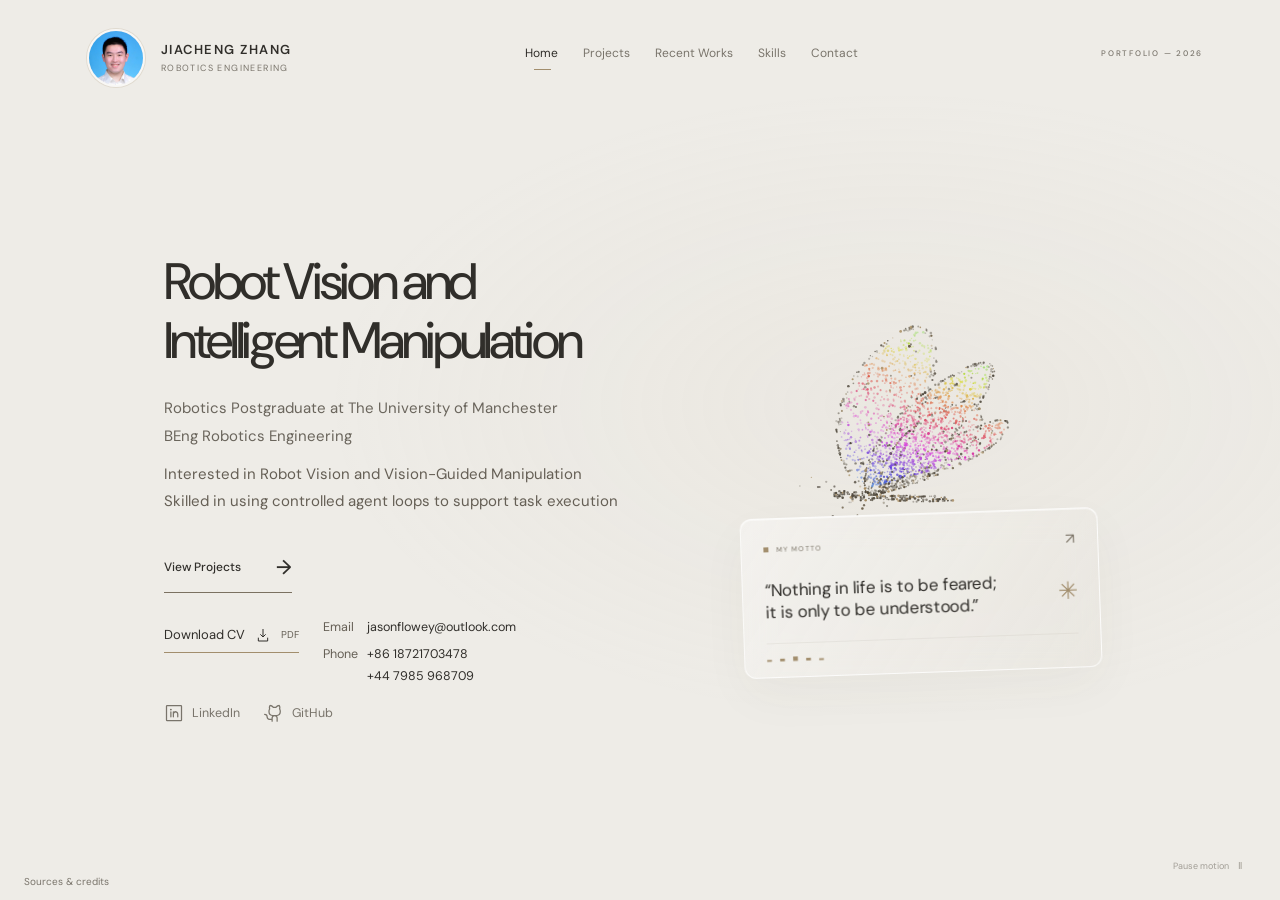
<file: index.html>
<!doctype html><html lang="en"><head><meta charset="utf-8"><meta name="viewport" content="width=device-width,initial-scale=1"><meta name="description" content="Jiacheng Zhang — a robotics engineering portfolio across perception, planning and integrated systems."><meta name="theme-color" content="#eeece7"><title>Home — Jiacheng Zhang</title><link rel="stylesheet" href="style.css?v=e2fca215496a"><script src="tori-points.js?v=9f4c0d22b9e9" defer></script><script src="particles.js?v=b5fdd1a067fb" defer></script><script src="app.js?v=743ee62f1973" defer></script></head><body data-scene="index" data-form="butterfly" data-side="right" data-previous="" data-next="projects"><a class="skip" href="#main">Skip to content</a><canvas id="particles" aria-hidden="true"></canvas><div class="ambient" aria-hidden="true"></div><header class="site-header"><a class="identity" href="index.html"><img class="identity-avatar" src="assets/jiacheng-avatar.jpg" width="58" height="58" alt="Jiacheng Zhang portrait"><span>JIACHENG ZHANG<small>ROBOTICS ENGINEERING</small></span></a><nav aria-label="Main navigation"><a href="index.html" aria-current="page">Home</a><a href="projects.html" >Projects</a><a href="recent-works.html" >Recent Works</a><a href="about.html#skills" >Skills</a><a href="about.html#contact" >Contact</a></nav><span class="edition">PORTFOLIO — 2026</span></header><main id="main" tabindex="-1"><section class="scene right" aria-label="Home"><div class="scene-copy"><h1>Robot Vision and<br>Intelligent Manipulation</h1><p class="intro home-bio">Robotics Postgraduate at The University of Manchester<br>BEng Robotics Engineering<br><span>Interested in Robot Vision and Vision-Guided Manipulation<br>Skilled in using controlled agent loops to support task execution</span></p><div class="actions"><a class="primary-link" href="projects.html">View Projects <span>→</span></a></div><div class="home-resources" id="contact"><div class="home-cv"><a href="assets/Jiacheng_Zhang_CV.pdf" download="Jiacheng_Zhang_CV.pdf">Download CV <svg viewBox="0 0 24 24" width="16" height="16" fill="none" stroke="currentColor" stroke-width="1.5" aria-hidden="true"><path d="M12 3v12m-4-4 4 4 4-4M5 16v5h14v-5"/></svg><small>PDF</small></a></div><address class="home-contact" aria-label="Contact details"><div><span>Email</span><a href="mailto:jasonflowey@outlook.com">jasonflowey@outlook.com</a></div><div><span>Phone</span><span class="phone-numbers"><a href="tel:+8618721703478">+86 18721703478</a><a href="tel:+447985968709">+44 7985 968709</a></span></div></address></div><div class="social-links" aria-label="Personal profiles"><a href="https://www.linkedin.com/in/jiacheng-zhang-5b452541b/?isSelfProfile=true" target="_blank" rel="noopener noreferrer" aria-label="LinkedIn (opens in a new tab)"><svg aria-hidden="true" xmlns="http://www.w3.org/2000/svg" viewBox="0 0 256 256" fill="currentColor"><path d="M216,24H40A16,16,0,0,0,24,40V216a16,16,0,0,0,16,16H216a16,16,0,0,0,16-16V40A16,16,0,0,0,216,24Zm0,192H40V40H216V216ZM96,112v64a8,8,0,0,1-16,0V112a8,8,0,0,1,16,0Zm88,28v36a8,8,0,0,1-16,0V140a20,20,0,0,0-40,0v36a8,8,0,0,1-16,0V112a8,8,0,0,1,15.79-1.78A36,36,0,0,1,184,140ZM100,84A12,12,0,1,1,88,72,12,12,0,0,1,100,84Z"/></svg><span>LinkedIn</span></a><a href="https://github.com/jask658" target="_blank" rel="noopener noreferrer" aria-label="GitHub (opens in a new tab)"><svg aria-hidden="true" xmlns="http://www.w3.org/2000/svg" viewBox="0 0 256 256" fill="currentColor"><path d="M208.31,75.68A59.78,59.78,0,0,0,202.93,28,8,8,0,0,0,196,24a59.75,59.75,0,0,0-48,24H124A59.75,59.75,0,0,0,76,24a8,8,0,0,0-6.93,4,59.78,59.78,0,0,0-5.38,47.68A58.14,58.14,0,0,0,56,104v8a56.06,56.06,0,0,0,48.44,55.47A39.8,39.8,0,0,0,96,192v8H72a24,24,0,0,1-24-24A40,40,0,0,0,8,136a8,8,0,0,0,0,16,24,24,0,0,1,24,24,40,40,0,0,0,40,40H96v16a8,8,0,0,0,16,0V192a24,24,0,0,1,48,0v40a8,8,0,0,0,16,0V192a39.8,39.8,0,0,0-8.44-24.53A56.06,56.06,0,0,0,216,112v-8A58.14,58.14,0,0,0,208.31,75.68ZM200,112a40,40,0,0,1-40,40H112a40,40,0,0,1-40-40v-8a41.74,41.74,0,0,1,6.9-22.48A8,8,0,0,0,80,73.83a43.81,43.81,0,0,1,.79-33.58,43.88,43.88,0,0,1,32.32,20.06A8,8,0,0,0,119.82,64h32.35a8,8,0,0,0,6.74-3.69,43.87,43.87,0,0,1,32.32-20.06A43.81,43.81,0,0,1,192,73.83a8.09,8.09,0,0,0,1,7.65A41.72,41.72,0,0,1,200,104Z"/></svg><span>GitHub</span></a></div></div><div class="stage-card" aria-hidden="true"><div class="stage-top"><span class="tiny-square"></span><span>MY MOTTO</span><span>↗</span></div><div class="stage-line"><span>“Nothing in life is to be feared;<br>it is only to be understood.”</span><span class="stage-symbol">✳</span></div><div class="stage-bottom"><span class="micro-bars">▂ ▃ ▅ ▃ ▂</span></div></div></section></main><a class="credits-link" href="CREDITS.txt" target="_blank" rel="noopener">Sources &amp; credits</a><button id="motion-toggle" class="motion-control" aria-pressed="false">Pause motion <span>Ⅱ</span></button><noscript><style>#particles{display:none}.scene-coordinate{display:none}</style></noscript></body></html>
</file>
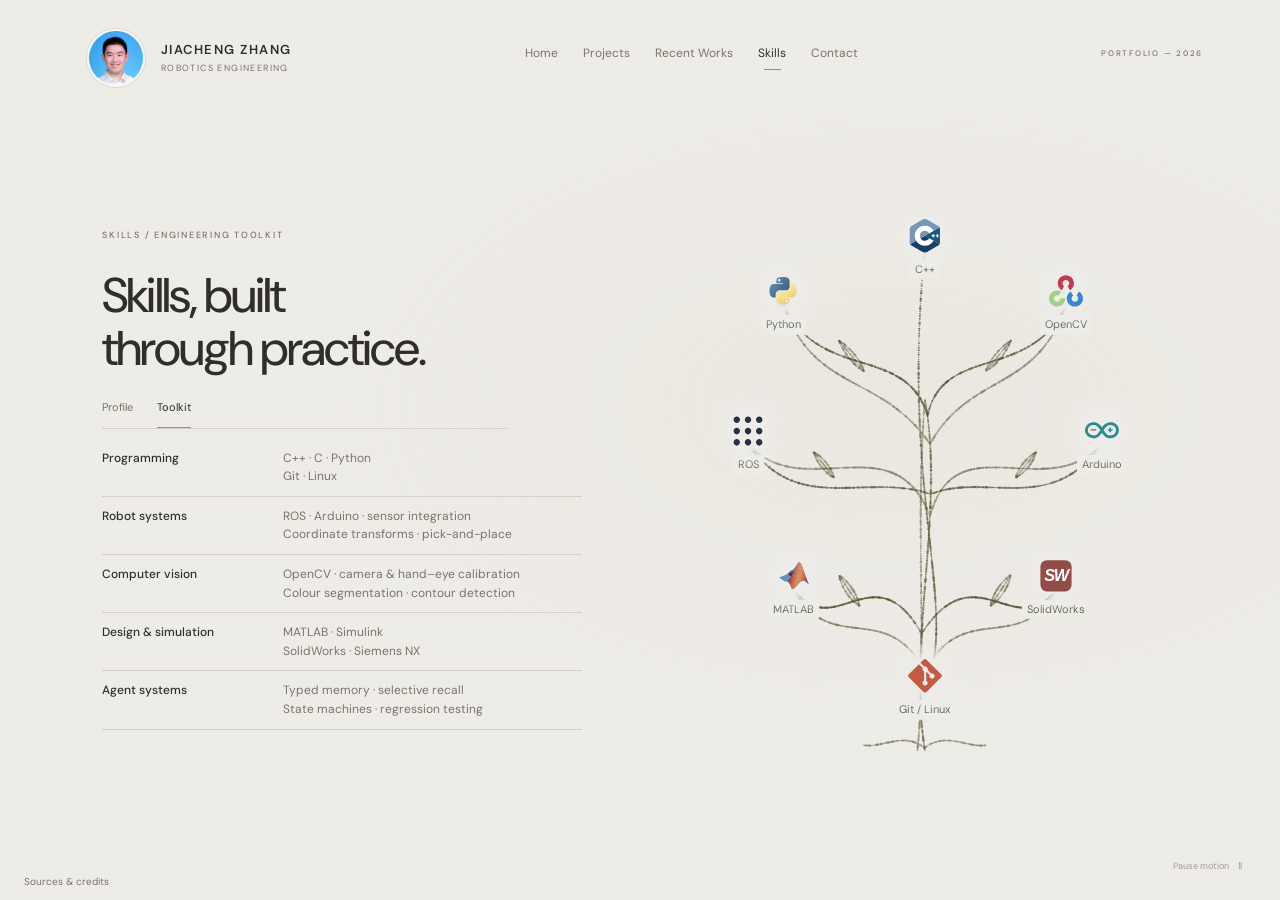
<file: about.html>
<!doctype html><html lang="en"><head><meta charset="utf-8"><meta name="viewport" content="width=device-width,initial-scale=1"><meta name="description" content="Jiacheng Zhang — a robotics engineering portfolio across perception, planning and integrated systems."><meta name="theme-color" content="#eeece7"><title>Skills & Contact — Jiacheng Zhang</title><link rel="stylesheet" href="style.css?v=e2fca215496a"><script src="tori-points.js?v=9f4c0d22b9e9" defer></script><script src="particles.js?v=b5fdd1a067fb" defer></script><script src="app.js?v=743ee62f1973" defer></script></head><body data-scene="about" data-form="skilltree" data-side="right" data-previous="recent-works" data-next=""><a class="skip" href="#main">Skip to content</a><canvas id="particles" aria-hidden="true"></canvas><div class="ambient" aria-hidden="true"></div><header class="site-header"><a class="identity" href="index.html"><img class="identity-avatar" src="assets/jiacheng-avatar.jpg" width="58" height="58" alt="Jiacheng Zhang portrait"><span>JIACHENG ZHANG<small>ROBOTICS ENGINEERING</small></span></a><nav aria-label="Main navigation"><a href="index.html" >Home</a><a href="projects.html" >Projects</a><a href="recent-works.html" >Recent Works</a><a href="about.html#skills" aria-current="page">Skills</a><a href="about.html#contact" >Contact</a></nav><span class="edition">PORTFOLIO — 2026</span></header><main id="main" tabindex="-1"><section class="scene right" aria-label="Skills & Contact"><div class="scene-copy"><p class="eyebrow">SKILLS / ENGINEERING TOOLKIT</p><h1>Skills, built<br>through practice.</h1><div class="about-tabs" id="skills" role="tablist" aria-label="About sections"><button role="tab" id="tab-profile" aria-controls="about-panel" aria-selected="true" data-about="profile">Profile</button><button role="tab" id="tab-toolkit" aria-controls="about-panel" aria-selected="false" tabindex="-1" data-about="toolkit">Toolkit</button></div><div id="about-panel" role="tabpanel" aria-labelledby="tab-profile"><p class="intro">A Robotics Engineering graduate from the University of Shanghai for Science and Technology, now studying at the University of Manchester.</p><p class="about-secondary">Interested in industry opportunities across perception, sensor fusion, motion planning, decision-making and systems integration.</p></div></div><div class="stage-card" aria-hidden="true"><div class="stage-top"><span class="tiny-square"></span><span>↗</span></div><div class="stage-line"><span></span><span class="stage-symbol">A</span></div><div class="stage-bottom"><span class="micro-bars">▂ ▃ ▅ ▃ ▂</span></div></div><div class="skill-tree" role="group" aria-label="Engineering skill tree"><div class="skill-node" style="--x:22%;--y:18%"><img src="assets/skills/python.svg?v=71493b4a732f" alt="" width="32" height="32"><span>Python</span></div><div class="skill-node" style="--x:50%;--y:8%"><img src="assets/skills/cplusplus.svg?v=7ff825355123" alt="" width="32" height="32"><span>C++</span></div><div class="skill-node" style="--x:78%;--y:18%"><img src="assets/skills/opencv.svg?v=a7adfae29bdb" alt="" width="32" height="32"><span>OpenCV</span></div><div class="skill-node" style="--x:15%;--y:43%"><img src="assets/skills/ros.svg?v=9b3fc6a21d87" alt="" width="32" height="32"><span>ROS</span></div><div class="skill-node" style="--x:85%;--y:43%"><img src="assets/skills/arduino.svg?v=e1748d89b573" alt="" width="32" height="32"><span>Arduino</span></div><div class="skill-node" style="--x:24%;--y:69%"><img src="assets/skills/matlab.svg?v=03f162fa2d34" alt="" width="32" height="32"><span>MATLAB</span></div><div class="skill-node" style="--x:76%;--y:69%"><img src="assets/skills/solidworks.svg?v=e43041bd443e" alt="" width="32" height="32"><span>SolidWorks</span></div><div class="skill-node" style="--x:50%;--y:87%"><img src="assets/skills/git.svg?v=717a57ea97bf" alt="" width="32" height="32"><span>Git / Linux</span></div></div><section class="contact-panel" id="contact" aria-labelledby="contact-title" aria-hidden="true"><h2 id="contact-title">Get in touch</h2><p>Ready to start a conversation? Reach out about robotics, collaboration or opportunities.</p><form id="contact-form" action="https://formspree.io/f/mvkkzowq" method="post"><div class="contact-fields"><label><span>Name</span><input name="name" autocomplete="name" required placeholder="Name"></label><label><span>Email</span><input name="email" type="email" autocomplete="email" required placeholder="Email"></label><label class="message-field"><span>Message</span><textarea name="message" required placeholder="Message"></textarea></label><label class="contact-trap" aria-hidden="true"><span>Leave this field empty</span><input name="_gotcha" tabindex="-1" autocomplete="off"></label></div><button type="submit">Send message</button><p class="contact-status" id="contact-status" role="status" aria-live="polite"></p></form><address class="contact-methods"><a href="tel:+447985968709"><span>Phone</span>+44 7985 968709</a><a href="tel:+8618721703478"><span>China</span>+86 18721703478</a><a href="mailto:jasonflowey@outlook.com"><span>Email</span>jasonflowey@outlook.com</a></address></section></section></main><a class="credits-link" href="CREDITS.txt" target="_blank" rel="noopener">Sources &amp; credits</a><button id="motion-toggle" class="motion-control" aria-pressed="false">Pause motion <span>Ⅱ</span></button><noscript><style>#particles{display:none}.scene-coordinate{display:none}</style></noscript></body></html>
</file>
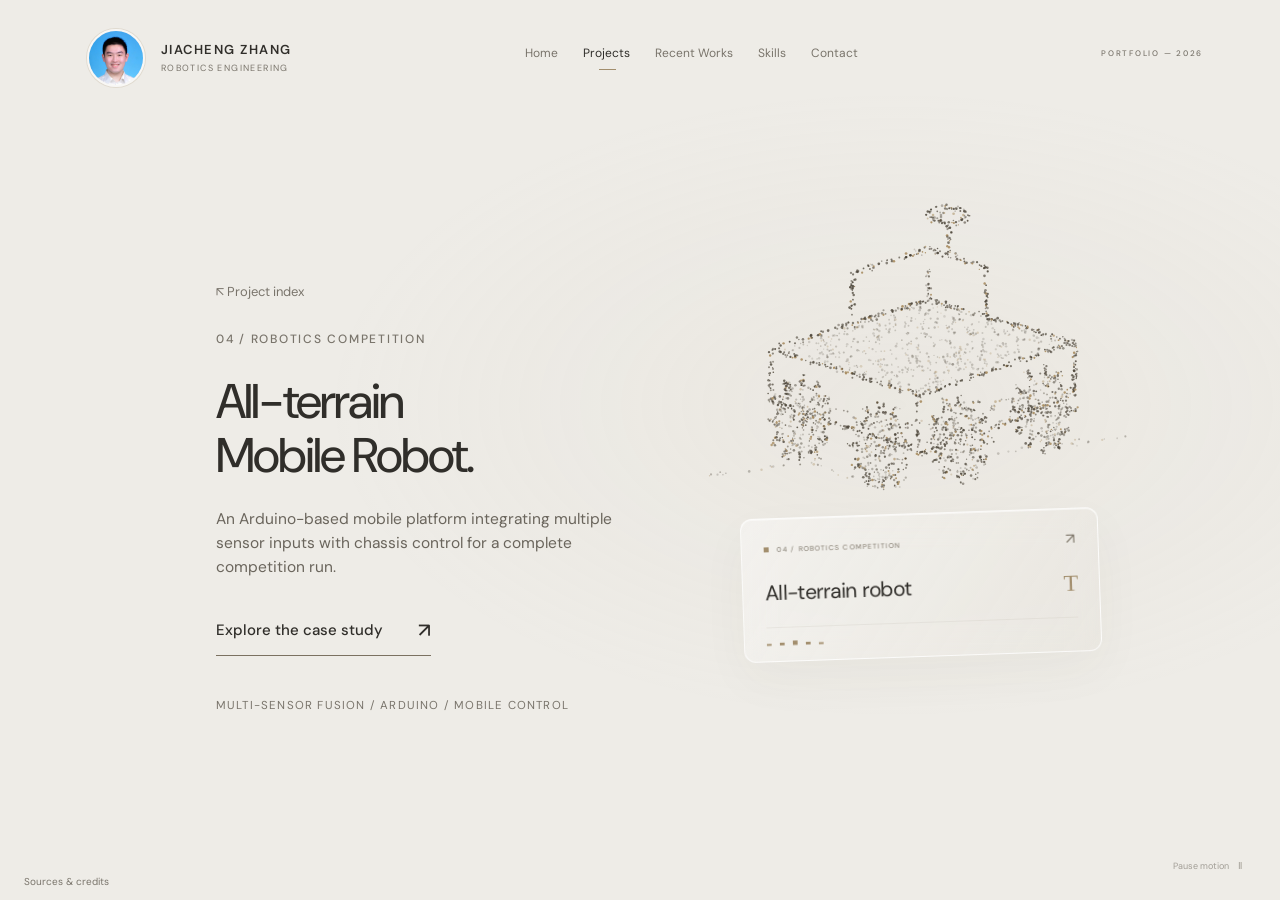
<file: all-terrain-robot.html>
<!doctype html><html lang="en"><head><meta charset="utf-8"><meta name="viewport" content="width=device-width,initial-scale=1"><meta name="description" content="Jiacheng Zhang — a robotics engineering portfolio across perception, planning and integrated systems."><meta name="theme-color" content="#eeece7"><title>All-terrain robot — Jiacheng Zhang</title><link rel="stylesheet" href="style.css?v=e2fca215496a"><script src="tori-points.js?v=9f4c0d22b9e9" defer></script><script src="particles.js?v=b5fdd1a067fb" defer></script><script src="app.js?v=743ee62f1973" defer></script></head><body data-scene="all-terrain-robot" data-form="rover" data-side="right" data-previous="robotic-tetris" data-next="tori"><a class="skip" href="#main">Skip to content</a><canvas id="particles" aria-hidden="true"></canvas><div class="ambient" aria-hidden="true"></div><header class="site-header"><a class="identity" href="index.html"><img class="identity-avatar" src="assets/jiacheng-avatar.jpg" width="58" height="58" alt="Jiacheng Zhang portrait"><span>JIACHENG ZHANG<small>ROBOTICS ENGINEERING</small></span></a><nav aria-label="Main navigation"><a href="index.html" >Home</a><a href="projects.html" aria-current="page">Projects</a><a href="recent-works.html" >Recent Works</a><a href="about.html#skills" >Skills</a><a href="about.html#contact" >Contact</a></nav><span class="edition">PORTFOLIO — 2026</span></header><main id="main" tabindex="-1"><section class="scene right" aria-label="All-terrain robot"><div class="scene-copy"><a class="back-link" href="projects.html">↖ Project index</a><p class="eyebrow">04 / ROBOTICS COMPETITION</p><h1>All-terrain<br>Mobile Robot.</h1><p class="intro">An Arduino-based mobile platform integrating multiple sensor inputs with chassis control for a complete competition run.</p><div class="actions"><button class="primary-link" data-open-case>Explore the case study <span>↗</span></button></div><div class="focus-line"><span>MULTI-SENSOR FUSION / ARDUINO / MOBILE CONTROL</span></div></div><div class="stage-card" aria-hidden="true"><div class="stage-top"><span class="tiny-square"></span><span>04 / ROBOTICS COMPETITION</span><span>↗</span></div><div class="stage-line"><span>All-terrain robot</span><span class="stage-symbol">T</span></div><div class="stage-bottom"><span class="micro-bars">▂ ▃ ▅ ▃ ▂</span></div></div></section><dialog id="case-dialog" class="evidence-case" aria-labelledby="case-title"><div class="dialog-top"><span class="eyebrow">PROJECT 04 / MOBILE ROBOTICS</span><button class="close-dialog" aria-label="Close case study">×</button></div><h2 id="case-title">All-terrain Mobile Robot</h2><p class="case-lede">An Arduino-based mobile robot that combines multiple sensing channels with chassis control in a compact competition platform.</p><div class="terrain-award-action"><span>National second prize</span><a href="assets/all-terrain-competition.mp4?v=8798118ff9b2" download="All-terrain_Competition_Run.mp4">Download competition video ↗</a></div><section><span class="eyebrow">SYSTEM INTEGRATION</span><h3>Bring sensing, decisions and wheel actuation into one embedded loop.</h3><p>In the 2025 China Robot and Artificial Intelligence Competition, our team received national second prize and Shanghai first prize in the All-Terrain Collaborative Robots event. I built hardware, integrated sensors, tuned operating parameters and modified state-machine logic within an existing framework during later-stage testing.</p><div class="terrain-evidence-grid"><figure><img src="assets/all-terrain-system-frame.jpg?v=8a2cf8ef4cc5" alt="All-terrain robot following the marked competition route"><figcaption>Competition run · four-wheel platform following the marked route.</figcaption></figure><figure><img src="assets/all-terrain-wheel-frame.jpg?v=a06eb4d2d60f" alt="All-terrain robot passing coloured course markers"><figcaption>Integrated chassis, sensing hardware and mechanism at the course markers.</figcaption></figure></div></section><section><span class="eyebrow">MULTI-SENSOR FUSION</span><h3>Use complementary measurements instead of relying on a single signal.</h3><p>The platform integrated grayscale, near-infrared, colour and tactile sensors. These complementary inputs supported the existing state-machine control framework; integration work focused on connecting the sensors, tuning operating parameters and checking behaviour on the competition course.</p></section><section><span class="eyebrow">ARDUINO CONTROL</span><h3>Translate fused state into repeatable mobile behaviour.</h3><ol class="case-steps"><li>Read and condition multiple sensor channels within the embedded control cycle.</li><li>Combine the observations into a shared state used by the movement logic.</li><li>Generate coordinated wheel commands for the compact four-wheel platform.</li><li>Use onboard visual feedback during integration and competition debugging.</li></ol></section><section><span class="eyebrow">MECHANICAL PLATFORM</span><h3>Traction and packaging shaped the final system.</h3><p>Deep, segmented tyre blocks provide a pronounced contact profile, while the stacked chassis keeps the controller, wiring and display within a short wheelbase. Independent wheel-to-chassis connections keep the wheel geometry visually and mechanically distinct from the body.</p></section><section><span class="eyebrow">COMPETITION RUN</span><div class="case-video-wrap"><video class="case-video-portrait" controls preload="metadata" playsinline poster="assets/all-terrain-video-poster.jpg?v=dfb1b05aa9ab"><source src="assets/all-terrain-competition.mp4?v=8798118ff9b2" type="video/mp4">Your browser does not support embedded video.</video></div></section></dialog></main><a class="credits-link" href="CREDITS.txt" target="_blank" rel="noopener">Sources &amp; credits</a><button id="motion-toggle" class="motion-control" aria-pressed="false">Pause motion <span>Ⅱ</span></button><noscript><style>#particles{display:none}.scene-coordinate{display:none}</style></noscript></body></html>
</file>
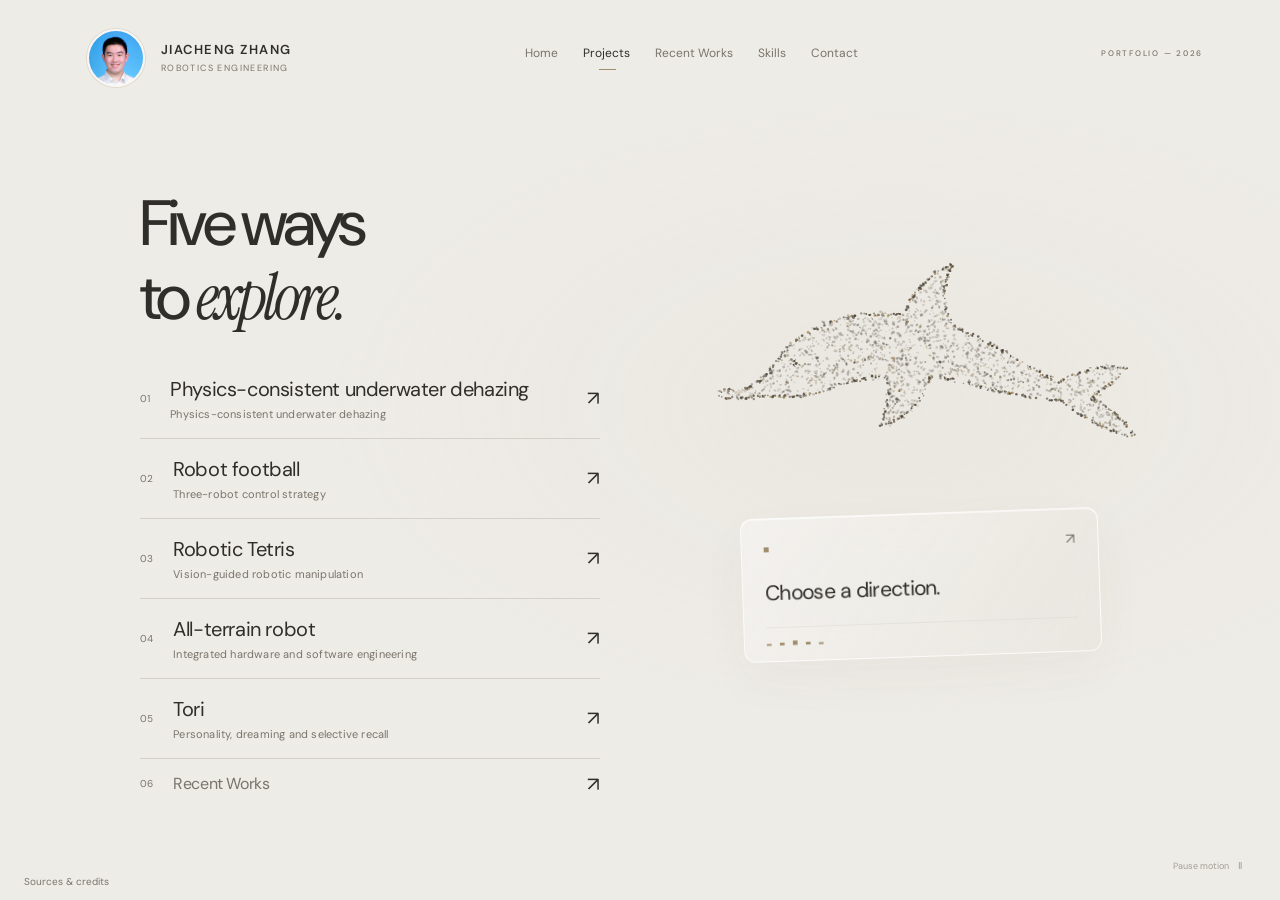
<file: projects.html>
<!doctype html><html lang="en"><head><meta charset="utf-8"><meta name="viewport" content="width=device-width,initial-scale=1"><meta name="description" content="Jiacheng Zhang — a robotics engineering portfolio across perception, planning and integrated systems."><meta name="theme-color" content="#eeece7"><title>Selected work — Jiacheng Zhang</title><link rel="stylesheet" href="style.css?v=e2fca215496a"><script src="tori-points.js?v=9f4c0d22b9e9" defer></script><script src="particles.js?v=b5fdd1a067fb" defer></script><script src="app.js?v=743ee62f1973" defer></script></head><body data-scene="projects" data-form="dolphin" data-side="right" data-previous="index" data-next="underwater-vision"><a class="skip" href="#main">Skip to content</a><canvas id="particles" aria-hidden="true"></canvas><div class="ambient" aria-hidden="true"></div><header class="site-header"><a class="identity" href="index.html"><img class="identity-avatar" src="assets/jiacheng-avatar.jpg" width="58" height="58" alt="Jiacheng Zhang portrait"><span>JIACHENG ZHANG<small>ROBOTICS ENGINEERING</small></span></a><nav aria-label="Main navigation"><a href="index.html" >Home</a><a href="projects.html" aria-current="page">Projects</a><a href="recent-works.html" >Recent Works</a><a href="about.html#skills" >Skills</a><a href="about.html#contact" >Contact</a></nav><span class="edition">PORTFOLIO — 2026</span></header><main id="main" tabindex="-1"><section class="scene right" aria-label="Selected work"><div class="scene-copy"><h1>Five ways<br>to <em>explore.</em></h1><div class="project-index"><a href="underwater-vision.html" data-preview-form="dolphin"><span class="index-no">01</span><span>Physics-consistent underwater dehazing<small>Physics-consistent underwater dehazing</small></span><b>↗</b></a><a href="robot-football.html" data-preview-form="football"><span class="index-no">02</span><span>Robot football<small>Three-robot control strategy</small></span><b>↗</b></a><a href="robotic-tetris.html" data-preview-form="tetris"><span class="index-no">03</span><span>Robotic Tetris<small>Vision-guided robotic manipulation</small></span><b>↗</b></a><a href="all-terrain-robot.html" data-preview-form="rover"><span class="index-no">04</span><span>All-terrain robot<small>Integrated hardware and software engineering</small></span><b>↗</b></a><a href="tori.html" data-preview-form="tori"><span class="index-no">05</span><span>Tori<small>Personality, dreaming and selective recall</small></span><b>↗</b></a><a class="recent-index-link" href="recent-works.html" data-preview-form="vineframe"><span class="index-no">06</span><span>Recent Works</span><b>↗</b></a></div></div><div class="stage-card" aria-hidden="true"><div class="stage-top"><span class="tiny-square"></span><span>↗</span></div><div class="stage-line"><span>Choose a direction.</span></div><div class="stage-bottom"><span class="micro-bars">▂ ▃ ▅ ▃ ▂</span></div></div></section></main><a class="credits-link" href="CREDITS.txt" target="_blank" rel="noopener">Sources &amp; credits</a><button id="motion-toggle" class="motion-control" aria-pressed="false">Pause motion <span>Ⅱ</span></button><noscript><style>#particles{display:none}.scene-coordinate{display:none}</style></noscript></body></html>
</file>
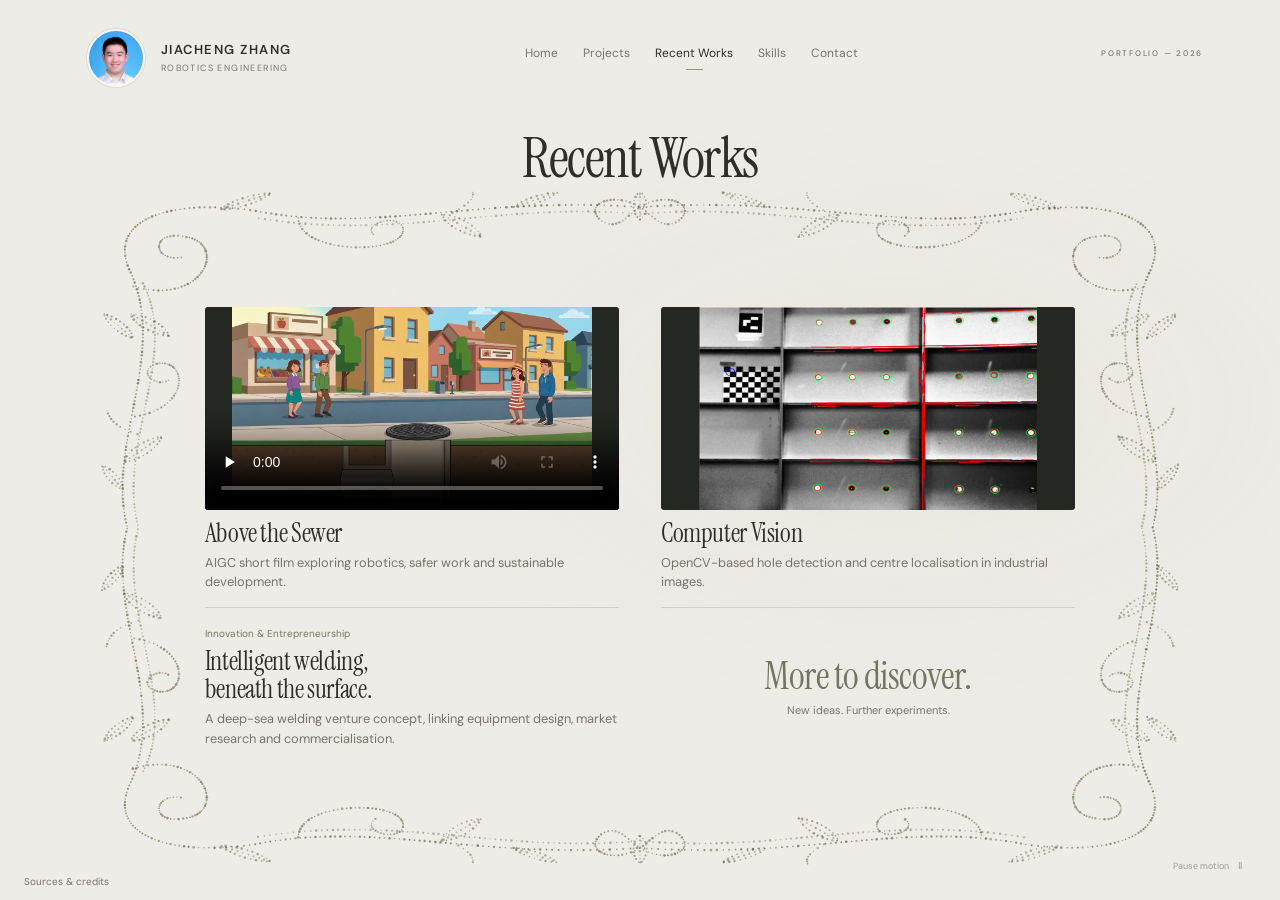
<file: recent-works.html>
<!doctype html><html lang="en"><head><meta charset="utf-8"><meta name="viewport" content="width=device-width,initial-scale=1"><meta name="description" content="Jiacheng Zhang — a robotics engineering portfolio across perception, planning and integrated systems."><meta name="theme-color" content="#eeece7"><title>Recent Works — Jiacheng Zhang</title><link rel="stylesheet" href="style.css?v=e2fca215496a"><script src="tori-points.js?v=9f4c0d22b9e9" defer></script><script src="particles.js?v=b5fdd1a067fb" defer></script><script src="app.js?v=743ee62f1973" defer></script></head><body data-scene="recent-works" data-form="vineframe" data-side="right" data-previous="tori" data-next="about"><a class="skip" href="#main">Skip to content</a><canvas id="particles" aria-hidden="true"></canvas><div class="ambient" aria-hidden="true"></div><header class="site-header"><a class="identity" href="index.html"><img class="identity-avatar" src="assets/jiacheng-avatar.jpg" width="58" height="58" alt="Jiacheng Zhang portrait"><span>JIACHENG ZHANG<small>ROBOTICS ENGINEERING</small></span></a><nav aria-label="Main navigation"><a href="index.html" >Home</a><a href="projects.html" >Projects</a><a href="recent-works.html" aria-current="page">Recent Works</a><a href="about.html#skills" >Skills</a><a href="about.html#contact" >Contact</a></nav><span class="edition">PORTFOLIO — 2026</span></header><main id="main" tabindex="-1"><section class="scene right" aria-label="Recent Works"><div class="scene-copy"><h1>Recent Works</h1></div><div class="stage-card" aria-hidden="true"><div class="stage-top"><span class="tiny-square"></span><span>↗</span></div><div class="stage-line"><span></span><span class="stage-symbol">A</span></div><div class="stage-bottom"><span class="micro-bars">▂ ▃ ▅ ▃ ▂</span></div></div><div class="recent-frame" aria-hidden="true"></div><section class="recent-content" aria-label="Recent works">
<article class="recent-item recent-film"><video controls playsinline preload="none" poster="assets/recent/aigc-poster.jpg?v=6cfd21195e4b" aria-label="Above the Sewer — AIGC short film"><source src="assets/recent/above-the-sewer-final.mp4?v=e18af4c5193f" type="video/mp4"><track kind="captions" src="assets/recent/above-the-sewer.vtt?v=ad48135ebd40" srclang="en" label="English"></video><h2>Above the Sewer</h2><p>AIGC short film exploring robotics, safer work and sustainable development.</p></article>
<article class="recent-item recent-vision"><video data-recent-loop autoplay muted loop playsinline preload="metadata" poster="assets/recent/hole-poster.jpg?v=471791319934" aria-label="Computer vision: circular hole detection"><source src="assets/recent/hole-detection-loop.mp4?v=e0ac8d2675c5" type="video/mp4"></video><h2>Computer Vision</h2><p>OpenCV-based hole detection and centre localisation in industrial images.</p></article>
<article class="recent-item recent-venture"><p class="recent-category">Innovation &amp; Entrepreneurship</p><h2>Intelligent welding,<br>beneath the surface.</h2><p>A deep-sea welding venture concept, linking equipment design, market research and commercialisation.</p></article>
<article class="recent-item recent-discover"><h2>More to discover.</h2><p>New ideas. Further experiments.</p></article>
</section></section></main><a class="credits-link" href="CREDITS.txt" target="_blank" rel="noopener">Sources &amp; credits</a><button id="motion-toggle" class="motion-control" aria-pressed="false">Pause motion <span>Ⅱ</span></button><noscript><style>#particles{display:none}.scene-coordinate{display:none}</style></noscript></body></html>
</file>
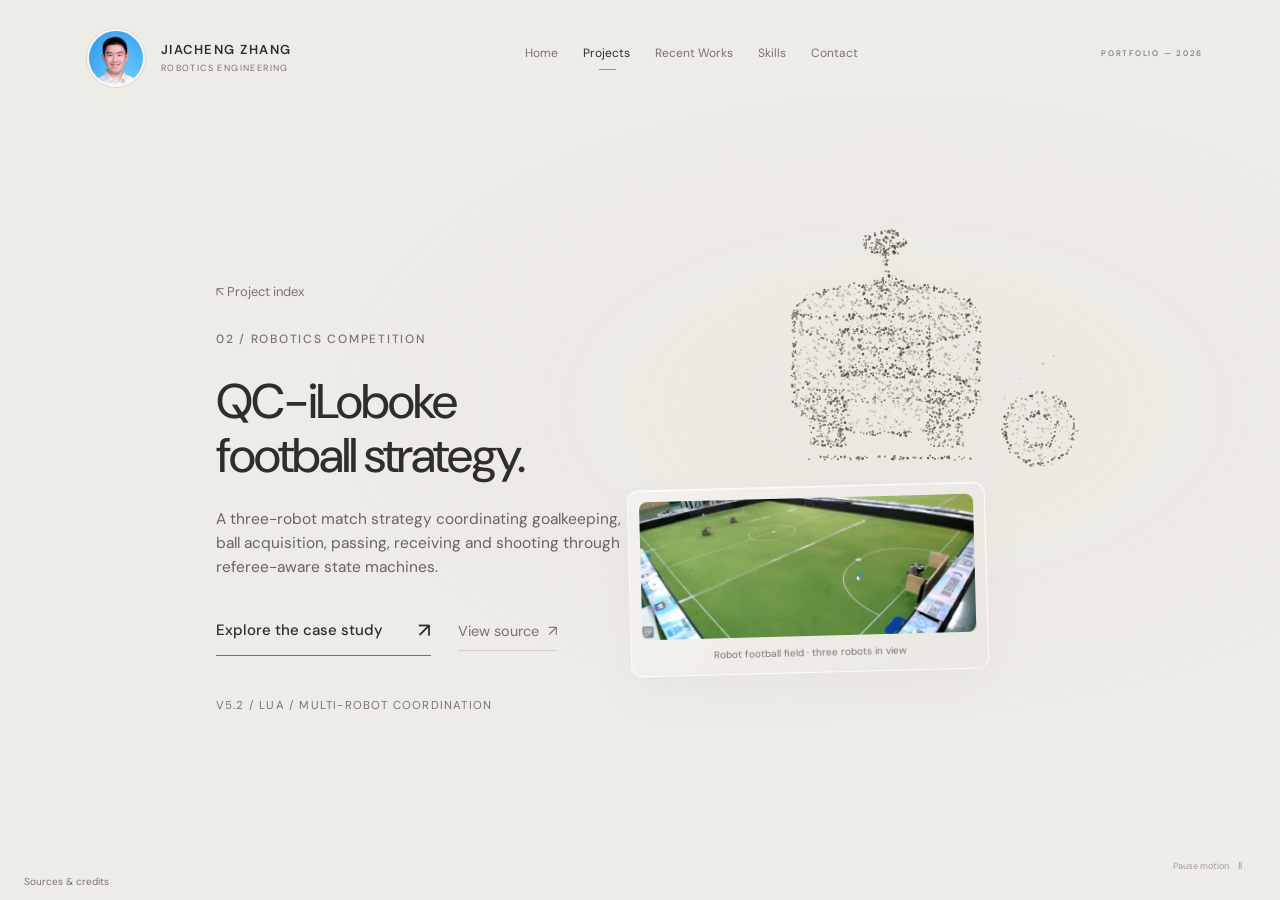
<file: robot-football.html>
<!doctype html><html lang="en"><head><meta charset="utf-8"><meta name="viewport" content="width=device-width,initial-scale=1"><meta name="description" content="Jiacheng Zhang — a robotics engineering portfolio across perception, planning and integrated systems."><meta name="theme-color" content="#eeece7"><title>Robot football — Jiacheng Zhang</title><link rel="stylesheet" href="style.css?v=e2fca215496a"><script src="tori-points.js?v=9f4c0d22b9e9" defer></script><script src="particles.js?v=b5fdd1a067fb" defer></script><script src="app.js?v=743ee62f1973" defer></script></head><body data-scene="robot-football" data-form="football" data-side="right" data-previous="underwater-vision" data-next="robotic-tetris"><a class="skip" href="#main">Skip to content</a><canvas id="particles" aria-hidden="true"></canvas><div class="ambient" aria-hidden="true"></div><header class="site-header"><a class="identity" href="index.html"><img class="identity-avatar" src="assets/jiacheng-avatar.jpg" width="58" height="58" alt="Jiacheng Zhang portrait"><span>JIACHENG ZHANG<small>ROBOTICS ENGINEERING</small></span></a><nav aria-label="Main navigation"><a href="index.html" >Home</a><a href="projects.html" aria-current="page">Projects</a><a href="recent-works.html" >Recent Works</a><a href="about.html#skills" >Skills</a><a href="about.html#contact" >Contact</a></nav><span class="edition">PORTFOLIO — 2026</span></header><main id="main" tabindex="-1"><section class="scene right" aria-label="Robot football"><div class="scene-copy"><a class="back-link" href="projects.html">↖ Project index</a><p class="eyebrow">02 / ROBOTICS COMPETITION</p><h1>QC-iLoboke<br>football strategy.</h1><p class="intro">A three-robot match strategy coordinating goalkeeping, ball acquisition, passing, receiving and shooting through referee-aware state machines.</p><div class="actions"><button class="primary-link" data-open-case>Explore the case study <span>↗</span></button><a class="secondary-link" href="https://github.com/jask658/robot-football-strategy" target="_blank" rel="noopener noreferrer">View source <span>↗</span></a></div><div class="focus-line"><span>V5.2 / LUA / MULTI-ROBOT COORDINATION</span></div></div><div class="stage-card" aria-hidden="true"><div class="stage-top"><span class="tiny-square"></span><span>02 / ROBOTICS COMPETITION</span><span>↗</span></div><div class="stage-line"><span>Robot football</span><span class="stage-symbol">R</span></div><div class="stage-bottom"><span class="micro-bars">▂ ▃ ▅ ▃ ▂</span></div></div><figure class="football-visual"><img src="assets/robot-football-field-fsrcnn-2x.png?v=f001a9167c01" alt="Robot football field with three small robots during testing"><figcaption>Robot football field · three robots in view</figcaption></figure></section><dialog id="case-dialog" class="evidence-case" aria-labelledby="case-title"><div class="dialog-top"><span class="eyebrow">PROJECT 02 / ROBOTICS COMPETITION</span><button class="close-dialog" aria-label="Close case study">×</button></div><h2 id="case-title">QC-iLoboke Robot Football Strategy v5.2</h2><p class="case-lede">A referee-aware Lua strategy layer for coordinating a three-robot football team in the SOM environment.</p><dl class="case-facts"><div><dt>Platform</dt><dd>QC-iLoboke + SOM</dd></div><div><dt>Roles</dt><dd>Goalie, Kicker, Receiver</dd></div><div><dt>Release</dt><dd>Source-only public v5.2</dd></div></dl><div class="case-actions"><a href="https://github.com/jask658/robot-football-strategy" target="_blank" rel="noopener noreferrer">View source on GitHub <span>↗</span></a><a href="https://www.raicom.com.cn/product-item.html?id=44" target="_blank" rel="noopener noreferrer">Official platform page <span>↗</span></a></div><section><span class="eyebrow">TASK CONTEXT</span><h3>Coordinate attack, defence and set plays under match-state constraints.</h3><p>The official platform description frames QC-iLoboke as a small football-robot system combining image processing, autonomous decision-making, path planning, obstacle avoidance and C++/Lua programming. A published RoboCom task description for the same SOM 3.4.2 environment required two attacking robots to complete a pass before shooting against a fixed goalkeeper across five field positions, with each sequence completed within 15 seconds. The repository is presented as strategy evidence for that platform family, not as a claim that every season used identical rules.</p></section><section><span class="eyebrow">SYSTEM</span><ol class="case-steps"><li>Routes referee messages into normal play, kick-off, penalties, ball placement, stop, halt and game-over handlers.</li><li>Assigns fixed Goalie, Kicker and Receiver roles through blue/yellow team configuration.</li><li>Uses finite-state plays to acquire the ball, move into receiving positions, exchange passes and transition into shooting.</li><li>Separates reusable role-to-skill bindings from match-level tactical sequences and opponent profiles.</li></ol></section><figure class="case-media football-case-media"><img src="assets/robot-football-field-fsrcnn-2x.png?v=f001a9167c01" alt="Robot football field with three small robots during testing"><figcaption>Robot football field with three robots during testing.</figcaption></figure><section><span class="eyebrow">PUBLIC RELEASE</span><h3>Reviewable strategy code without proprietary runtime binaries.</h3><p>The v5.2 repository contains 196 parse-validated Lua files plus team, robot and kick configuration. Executables, compiled DLL skills, Qt and Visual C++ runtimes, logs, captured vision data and encrypted submission archives were removed. The repository includes a source manifest and a validator for Lua, JSON, XML, file hashes and the source-only boundary.</p></section><section><span class="eyebrow">LIMITATIONS</span><p>The supplied SOM attachment did not contain native C++ skill source or a standalone competition photograph. The public repository therefore supports strategy review but cannot reproduce a full match without the original SOM/PlayBot host and compiled motion skills.</p></section><div class="resource"><span>Competition strategy source</span><a href="https://github.com/jask658/robot-football-strategy" target="_blank" rel="noopener noreferrer">View source on GitHub ↗</a></div><p class="caption">Platform facts are attributed to RAICOM. Implementation claims are limited to the inspected Lua and configuration files.</p></dialog></main><a class="credits-link" href="CREDITS.txt" target="_blank" rel="noopener">Sources &amp; credits</a><button id="motion-toggle" class="motion-control" aria-pressed="false">Pause motion <span>Ⅱ</span></button><noscript><style>#particles{display:none}.scene-coordinate{display:none}</style></noscript></body></html>
</file>
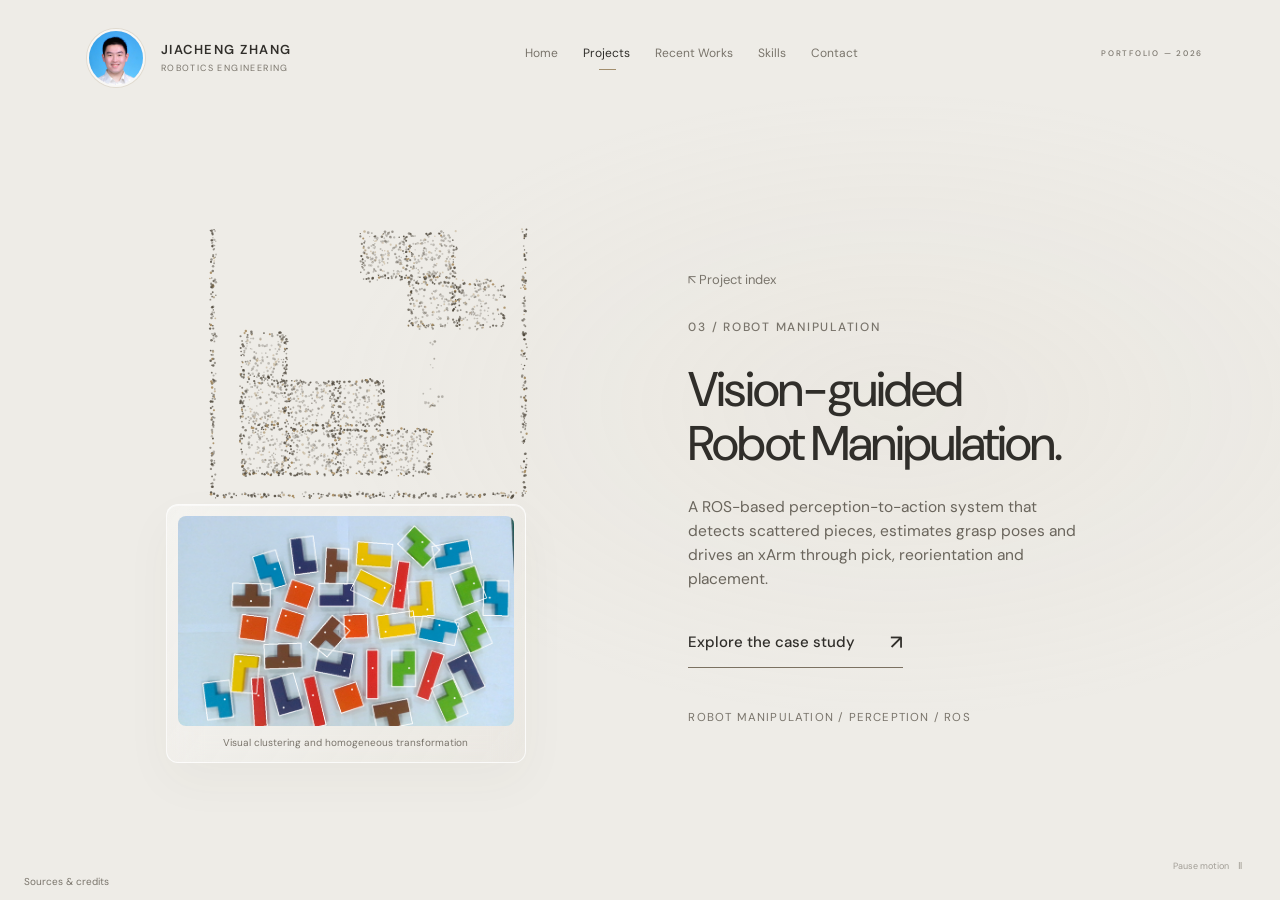
<file: robotic-tetris.html>
<!doctype html><html lang="en"><head><meta charset="utf-8"><meta name="viewport" content="width=device-width,initial-scale=1"><meta name="description" content="Jiacheng Zhang — a robotics engineering portfolio across perception, planning and integrated systems."><meta name="theme-color" content="#eeece7"><title>Robotic Tetris — Jiacheng Zhang</title><link rel="stylesheet" href="style.css?v=e2fca215496a"><script src="tori-points.js?v=9f4c0d22b9e9" defer></script><script src="particles.js?v=b5fdd1a067fb" defer></script><script src="app.js?v=743ee62f1973" defer></script></head><body data-scene="robotic-tetris" data-form="tetris" data-side="left" data-previous="robot-football" data-next="all-terrain-robot"><a class="skip" href="#main">Skip to content</a><canvas id="particles" aria-hidden="true"></canvas><div class="ambient" aria-hidden="true"></div><header class="site-header"><a class="identity" href="index.html"><img class="identity-avatar" src="assets/jiacheng-avatar.jpg" width="58" height="58" alt="Jiacheng Zhang portrait"><span>JIACHENG ZHANG<small>ROBOTICS ENGINEERING</small></span></a><nav aria-label="Main navigation"><a href="index.html" >Home</a><a href="projects.html" aria-current="page">Projects</a><a href="recent-works.html" >Recent Works</a><a href="about.html#skills" >Skills</a><a href="about.html#contact" >Contact</a></nav><span class="edition">PORTFOLIO — 2026</span></header><main id="main" tabindex="-1"><section class="scene left" aria-label="Robotic Tetris"><div class="scene-copy"><a class="back-link" href="projects.html">↖ Project index</a><p class="eyebrow">03 / ROBOT MANIPULATION</p><h1>Vision-guided<br>Robot Manipulation.</h1><p class="intro">A ROS-based perception-to-action system that detects scattered pieces, estimates grasp poses and drives an xArm through pick, reorientation and placement.</p><div class="actions"><button class="primary-link" data-open-case>Explore the case study <span>↗</span></button></div><div class="focus-line"><span>ROBOT MANIPULATION / PERCEPTION / ROS</span></div></div><div class="stage-card" aria-hidden="true"><div class="stage-top"><span class="tiny-square"></span><span>03 / ROBOT MANIPULATION</span><span>↗</span></div><div class="stage-line"><span>Robotic Tetris</span><span class="stage-symbol">A</span></div><div class="stage-bottom"><span class="micro-bars">▂ ▃ ▅ ▃ ▂</span></div></div><figure class="tetris-visual"><img src="assets/robotic-tetris-main-vision.png?v=e0209387b06f" alt="Detected Tetris pieces with fitted rotated rectangles and grasp centres"><figcaption>Visual clustering and homogeneous transformation</figcaption></figure></section><dialog id="case-dialog" class="evidence-case" aria-labelledby="case-title"><div class="dialog-top"><span class="eyebrow">PROJECT 03 / ROBOT MANIPULATION</span><button class="close-dialog" aria-label="Close case study">×</button></div><h2 id="case-title">Robotic Tetris: Vision-guided Manipulation</h2><p class="case-lede">A ROS-based perception-to-action pipeline for recognising randomly scattered pieces, estimating grasp poses and executing pick, reorientation and placement with a six-axis xArm.</p><dl class="case-facts"><div><dt>Personal role</dt><dd>Perception and calibration for manipulation</dd></div><div><dt>Platform</dt><dd>xArm, RealSense and ROS</dd></div><div><dt>Project type</dt><dd>Three-person team project</dd></div></dl><section><span class="eyebrow">TASK AND SYSTEM</span><h3>Close the loop from pixels to robot action.</h3><p>The team system combined a vision module, a placement-planning module and an xArm motion-control client. A RealSense camera observed a 30 × 30 cm random placement area; the perception output defined each grasp centre and end-effector rotation; ROS services connected those poses to board-placement targets and robot execution.</p></section><section><span class="eyebrow">MY CONTRIBUTION</span><h3>Perception and calibration for reliable manipulation.</h3><ol class="case-steps"><li>Configured the RealSense acquisition environment and captured the full workspace from a fixed observation pose.</li><li>Applied denoising, K-means colour quantisation with k=2 and binary segmentation to isolate all pieces.</li><li>Used contours and minimum-area rectangles to extract individual pieces, their centres and orientations.</li><li>Classified five piece families with a 2 × 3 occupancy code and handled the bar and square pieces through aspect-ratio rules.</li><li>Derived grasp centres and rotation angles, then used nine-point eye-in-hand calibration and least squares to map image coordinates into the robot frame.</li></ol></section><figure class="case-media tetris-vision-media"><img src="assets/robotic-tetris-vision.png?v=fe3d62755882" alt="Detected Tetris pieces with fitted rotated rectangles and grasp centres"><figcaption>Manipulation input: fitted contours, grasp centres and object orientations.</figcaption></figure><section><span class="eyebrow">ROBOT MOTION AND END EFFECTOR</span><h3>A deliberately constrained pick-and-place sequence.</h3><ol class="case-steps"><li>Moved the arm to a fixed elevated observation pose and captured all pieces in a single frame to avoid repeated camera motions.</li><li>Passed pickup coordinates, placement coordinates and the required wrist angle through a custom ROS service interface.</li><li>Rotated the end effector to normalise each piece before placement on the board.</li><li>Used point-to-point constant-speed linear motion with vertical approach and retreat segments to reduce collisions and accidental piece displacement.</li><li>Controlled the pneumatic suction cup through the controller's digital output and solenoid valve for pick and release.</li></ol></section><section><span class="eyebrow">TEAM PLANNING CONTEXT</span><h3>Convert manipulation targets into a valid board sequence.</h3><p>The placement module represented the board as a 14 × 10 occupancy grid and the pieces as 4 × 4 arrays. The report describes depth-first search, binary state compression and dynamic programming or memoisation to reduce repeated placement states. The resulting piece type, board target and wrist rotation were supplied to the motion client in execution order.</p><div class="tetris-evidence-grid"><figure><img src="assets/robotic-tetris-binary.png?v=76a6c423e41e" alt="Binary segmentation of the scattered Tetris pieces"><figcaption>K-means output after binarisation.</figcaption></figure><figure><img src="assets/robotic-tetris-plan.png?v=176186748ae8" alt="Terminal output showing the planned board occupancy"><figcaption>Reported placement-plan output.</figcaption></figure></div></section><section><span class="eyebrow">REPORTED RESULTS</span><div class="metric-grid"><div><strong>90%</strong><span>initial recognition rate recorded in the report</span></div><div><strong>100%</strong><span>reported after white-balance and exposure tuning</span></div><div><strong>≈1 mm</strong><span>initial post-calibration pick/place error reported</span></div></div><p class="case-note">These figures come from the team technical report and cannot be independently rerun because the original source code is no longer available.</p></section><section><span class="eyebrow">LIMITATIONS AND REFLECTION</span><p>The report records increasing placement error across repeated trials. By the fourth run, table motion induced by the arm had accumulated enough calibration drift to prevent a complete pick-and-place sequence. A stronger manipulation setup would rigidly isolate the camera, board and robot base, add fiducial-based online correction, and re-estimate the transform when drift exceeds a threshold.</p></section><div class="resource"><span>Primary evidence</span><small>Team technical report · source code unavailable</small></div></dialog></main><a class="credits-link" href="CREDITS.txt" target="_blank" rel="noopener">Sources &amp; credits</a><button id="motion-toggle" class="motion-control" aria-pressed="false">Pause motion <span>Ⅱ</span></button><noscript><style>#particles{display:none}.scene-coordinate{display:none}</style></noscript></body></html>
</file>
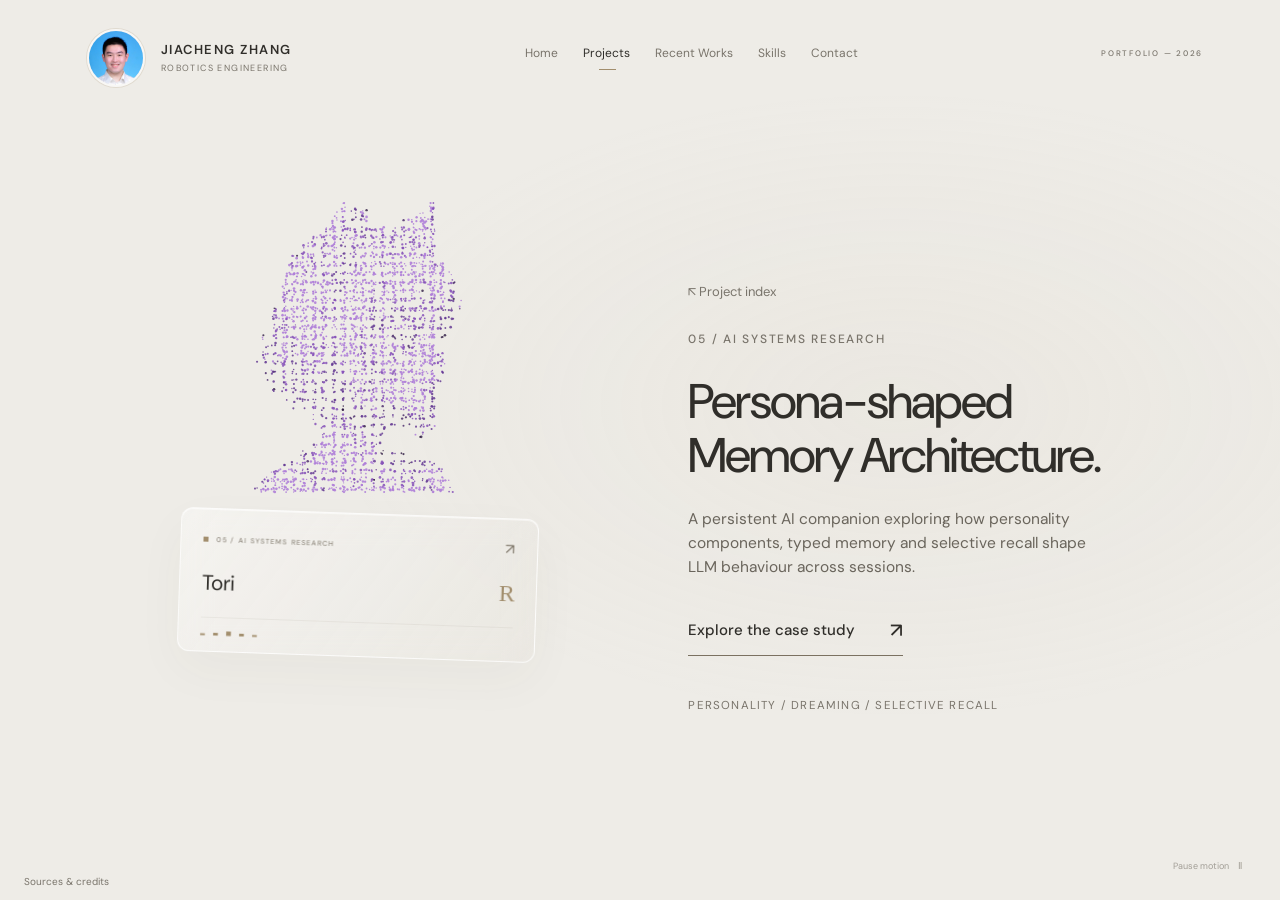
<file: tori.html>
<!doctype html><html lang="en"><head><meta charset="utf-8"><meta name="viewport" content="width=device-width,initial-scale=1"><meta name="description" content="Jiacheng Zhang — a robotics engineering portfolio across perception, planning and integrated systems."><meta name="theme-color" content="#eeece7"><title>Tori — Jiacheng Zhang</title><link rel="stylesheet" href="style.css?v=e2fca215496a"><script src="tori-points.js?v=9f4c0d22b9e9" defer></script><script src="particles.js?v=b5fdd1a067fb" defer></script><script src="app.js?v=743ee62f1973" defer></script></head><body data-scene="tori" data-form="tori" data-side="left" data-previous="all-terrain-robot" data-next="recent-works"><a class="skip" href="#main">Skip to content</a><canvas id="particles" aria-hidden="true"></canvas><div class="ambient" aria-hidden="true"></div><header class="site-header"><a class="identity" href="index.html"><img class="identity-avatar" src="assets/jiacheng-avatar.jpg" width="58" height="58" alt="Jiacheng Zhang portrait"><span>JIACHENG ZHANG<small>ROBOTICS ENGINEERING</small></span></a><nav aria-label="Main navigation"><a href="index.html" >Home</a><a href="projects.html" aria-current="page">Projects</a><a href="recent-works.html" >Recent Works</a><a href="about.html#skills" >Skills</a><a href="about.html#contact" >Contact</a></nav><span class="edition">PORTFOLIO — 2026</span></header><main id="main" tabindex="-1"><section class="scene left" aria-label="Tori"><div class="scene-copy"><a class="back-link" href="projects.html">↖ Project index</a><p class="eyebrow">05 / AI SYSTEMS RESEARCH</p><h1>Persona-shaped<br>Memory Architecture.</h1><p class="intro">A persistent AI companion exploring how personality components, typed memory and selective recall shape LLM behaviour across sessions.</p><div class="actions"><button class="primary-link" data-open-case>Explore the case study <span>↗</span></button></div><div class="focus-line"><span>PERSONALITY / DREAMING / SELECTIVE RECALL</span></div></div><div class="stage-card" aria-hidden="true"><div class="stage-top"><span class="tiny-square"></span><span>05 / AI SYSTEMS RESEARCH</span><span>↗</span></div><div class="stage-line"><span>Tori</span><span class="stage-symbol">R</span></div><div class="stage-bottom"><span class="micro-bars">▂ ▃ ▅ ▃ ▂</span></div></div></section><dialog id="case-dialog" class="evidence-case" aria-labelledby="case-title"><div class="dialog-top"><span class="eyebrow">PROJECT 05 / AI SYSTEMS RESEARCH</span><button class="close-dialog" aria-label="Close case study">×</button></div><h2 id="case-title">Tori: Personality, Dreaming and Selective Recall</h2><p class="case-lede">A persistent companion architecture investigating how persona weights and layered memory change what an LLM says, remembers and chooses to leave unsaid.</p><dl class="case-facts"><div><dt>Research focus</dt><dd>Persona-conditioned generation</dd></div><div><dt>Memory model</dt><dd>Typed, authority-aware continuity</dd></div><div><dt>Runtime</dt><dd>Hermes Agent + GPT-class models</dd></div></dl><section><span class="eyebrow">PERSONALITY AS A CONTROL SURFACE</span><h3>Move beyond a single character prompt.</h3><p>Tori separates immutable identity from response-relevant personality components. Each trait carries a baseline, current mean, hard range and state variability, while values provide slower behavioural anchors. A compact projection exposes only the tendencies needed for the current response—such as initiative, playfulness, compassion, self-assertion and repair willingness—so their influence can be studied without rewriting the character core.</p></section><section><span class="eyebrow">PERSONA EFFECTS ON OUTPUT</span><h3>Study how component balance changes language and action choice.</h3><ol class="case-steps"><li>Higher initiative encourages Tori to open a thread or propose a next step rather than only react.</li><li>Playfulness and direct vulnerability influence phrasing, emotional distance and willingness to reveal uncertainty.</li><li>Compliance, self-assertion and control-threat sensitivity shape whether a reply yields, negotiates or protects a boundary.</li><li>Contextual state can vary expression around a stable baseline without silently rewriting durable personality.</li></ol><p>Potential personality changes enter a proposal-only review queue with evidence references, hard ranges and conservative drift limits instead of directly mutating the live persona.</p></section><section><span class="eyebrow">FROM GPT DREAMING TO TYPED CONTINUITY</span><h3>Turn free-form reflection into a bounded memory capsule.</h3><p>The project adapts GPT-style Dreaming into a structured schema with separate slots for open user threads, callback topics, Tori's own agenda, shared commitments and conversation affordances. Dream may summarise recent continuity, but authority-reserved slots stay empty unless another validated subsystem supplies them. This keeps imaginative consolidation separate from claims about what the user promised or what is currently true.</p></section><section><span class="eyebrow">OVER-RECALL VS. MISSING RECALL</span><h3>Remember enough to feel continuous, but not enough to hijack the present.</h3><ol class="case-steps"><li>Only a genuine, bounded open thread may be introduced proactively at a fresh-session opening.</li><li>Completed, cancelled, ambiguous, expired or callback-only topics remain available for explicit reference but do not force themselves into the conversation.</li><li>State and delivered events outrank Dream and recent-dialogue summaries when memories disagree.</li><li>TTL, relevance gates and ownership checks prevent stale or unclaimed capsules from being injected.</li><li>At most one dynamic phrase, action or scene strategy is projected per turn, preventing persona and memory signals from flooding the model.</li></ol></section><section><span class="eyebrow">DELIVERY-GROUNDED MEMORY</span><h3>A memory should not exist merely because a model generated it.</h3><p>Tori separates generation, commit, delivery acknowledgement and later retrieval. Failed or unconfirmed replies cannot advance continuity; OOC turns remain inert; recalled text is treated as data rather than instruction. Short-lived Handoffs bridge recent dialogue, while State, Episodes and Routine retain different kinds of authority instead of collapsing everything into one vector store.</p></section><section><span class="eyebrow">SYSTEM EVIDENCE</span><div class="metric-grid"><div><strong>5</strong><span>typed Dream continuity slots</span></div><div><strong>1</strong><span>maximum dynamic strategy per turn</span></div><div><strong>593</strong><span>recorded full-suite regression passes</span></div></div><p>Real-model acceptance covered natural startup openings, open-thread continuation, completed-topic deferral, synonym-level scene updates, OOC inertia and cross-session Dream capsule materialisation. The runtime has also been exercised through Desktop Bot sessions rather than only isolated prompt experiments.</p></section><section><span class="eyebrow">DESIGN OUTCOME</span><h3>Continuity becomes a governed system, not a larger prompt.</h3><p>The result is a companion that can carry a scene and a relationship across sessions while keeping identity, transient state, memory authority and conversational initiative independently inspectable. The research treats forgetting as a design decision: sometimes the correct behaviour is to recall, sometimes to wait for a cue, and sometimes to let an old topic stay closed.</p></section></dialog></main><a class="credits-link" href="CREDITS.txt" target="_blank" rel="noopener">Sources &amp; credits</a><button id="motion-toggle" class="motion-control" aria-pressed="false">Pause motion <span>Ⅱ</span></button><noscript><style>#particles{display:none}.scene-coordinate{display:none}</style></noscript></body></html>
</file>
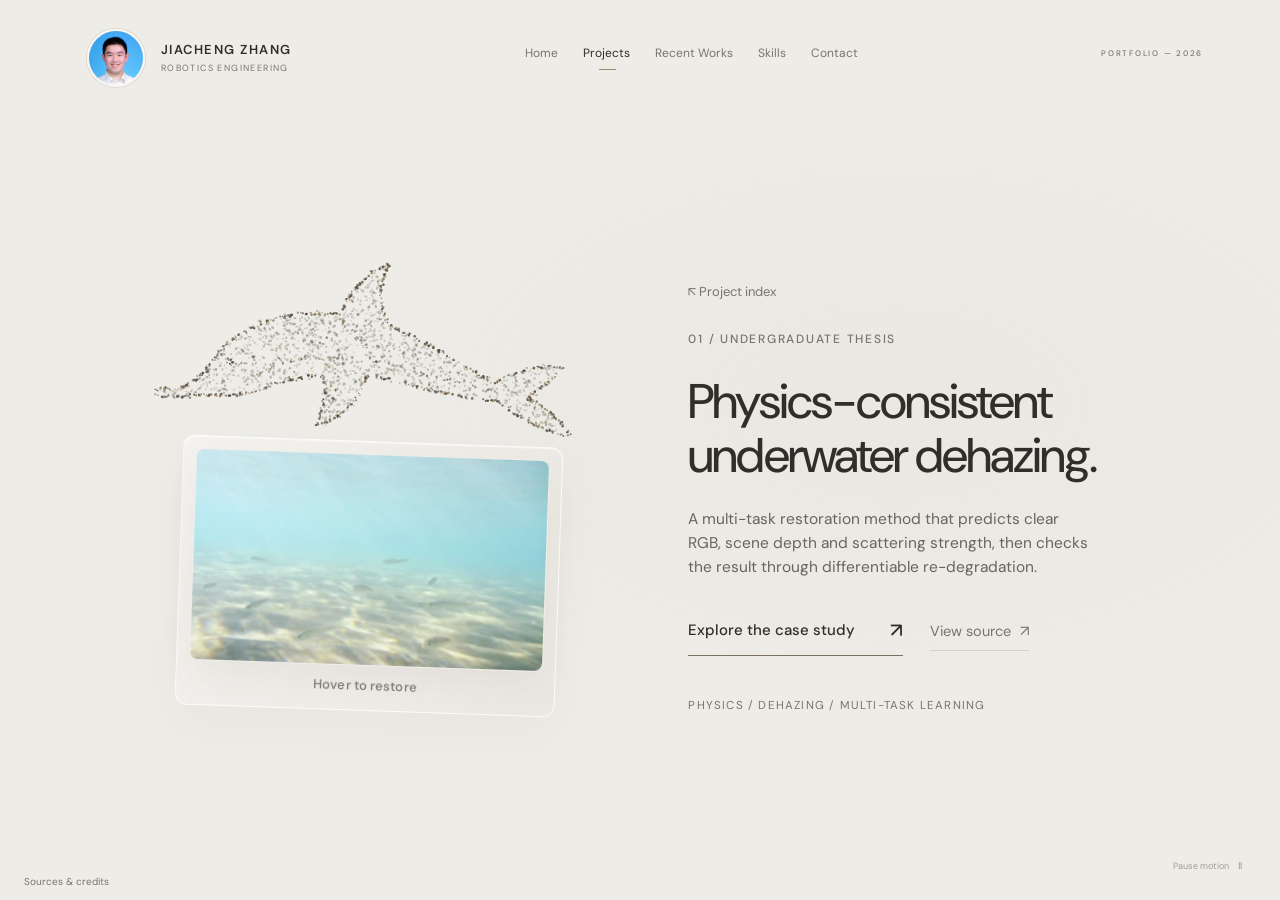
<file: underwater-vision.html>
<!doctype html><html lang="en"><head><meta charset="utf-8"><meta name="viewport" content="width=device-width,initial-scale=1"><meta name="description" content="Jiacheng Zhang — a robotics engineering portfolio across perception, planning and integrated systems."><meta name="theme-color" content="#eeece7"><title>Physics-consistent underwater dehazing — Jiacheng Zhang</title><link rel="stylesheet" href="style.css?v=e2fca215496a"><script src="tori-points.js?v=9f4c0d22b9e9" defer></script><script src="particles.js?v=b5fdd1a067fb" defer></script><script src="app.js?v=743ee62f1973" defer></script></head><body data-scene="underwater-vision" data-form="dolphin" data-side="left" data-previous="projects" data-next="robot-football"><a class="skip" href="#main">Skip to content</a><canvas id="particles" aria-hidden="true"></canvas><div class="ambient" aria-hidden="true"></div><header class="site-header"><a class="identity" href="index.html"><img class="identity-avatar" src="assets/jiacheng-avatar.jpg" width="58" height="58" alt="Jiacheng Zhang portrait"><span>JIACHENG ZHANG<small>ROBOTICS ENGINEERING</small></span></a><nav aria-label="Main navigation"><a href="index.html" >Home</a><a href="projects.html" aria-current="page">Projects</a><a href="recent-works.html" >Recent Works</a><a href="about.html#skills" >Skills</a><a href="about.html#contact" >Contact</a></nav><span class="edition">PORTFOLIO — 2026</span></header><main id="main" tabindex="-1"><section class="scene left" aria-label="Physics-consistent underwater dehazing"><div class="scene-copy"><a class="back-link" href="projects.html">↖ Project index</a><p class="eyebrow">01 / UNDERGRADUATE THESIS</p><h1>Physics-consistent<br>underwater dehazing.</h1><p class="intro">A multi-task restoration method that predicts clear RGB, scene depth and scattering strength, then checks the result through differentiable re-degradation.</p><div class="actions"><button class="primary-link" data-open-case>Explore the case study <span>↗</span></button><a class="secondary-link" href="https://github.com/jask658/underwater-image-restoration" target="_blank" rel="noopener noreferrer">View source <span>↗</span></a></div><div class="focus-line"><span>PHYSICS / DEHAZING / MULTI-TASK LEARNING</span></div></div><div class="stage-card" aria-hidden="true"><div class="stage-top"><span class="tiny-square"></span><span>01 / UNDERGRADUATE THESIS</span><span>↗</span></div><div class="stage-line"><span>Physics-consistent underwater dehazing</span><span class="stage-symbol">R</span></div><div class="stage-bottom"><span class="micro-bars">▂ ▃ ▅ ▃ ▂</span></div></div><div class="dehaze-gallery" aria-label="Interactive underwater dehazing example"><button class="dehaze-reveal" type="button" data-dehaze-reveal aria-pressed="false" aria-label="Toggle the restored underwater image"><span class="dehaze-images"><img class="dehaze-before" src="assets/underwater-uieb479-before.webp?v=f7c84e22efe3" alt="Original turbid underwater image"><img class="dehaze-after" src="assets/underwater-uieb479-after.webp?v=fd4e6eb4295b" alt="Restored underwater image"></span><span class="dehaze-hint">Hover to restore</span></button></div></section><dialog id="case-dialog" class="evidence-case" aria-labelledby="case-title"><div class="dialog-top"><span class="eyebrow">PROJECT 01 / UNDERGRADUATE THESIS</span><button class="close-dialog" aria-label="Close case study">×</button></div><h2 id="case-title">Physics-consistent Underwater Dehazing</h2><p class="case-lede">A physics-consistent approach to restoring colour, contrast and detail in turbid underwater images.</p><dl class="case-facts"><div><dt>Role</dt><dd>Individual undergraduate thesis</dd></div><div><dt>Method</dt><dd>Multi-task U-Net + differentiable imaging model</dd></div><div><dt>Evaluation</dt><dd>Synthetic, controlled-tank and UIEB images</dd></div></dl><div class="case-actions"><a href="https://github.com/jask658/underwater-image-restoration" target="_blank" rel="noopener noreferrer">View source on GitHub <span>↗</span></a></div><section><span class="eyebrow">TASK AND CONSTRAINTS</span><h3>Restoration with limited paired real data.</h3><p>Underwater light attenuation and backscatter produce colour shifts, veiling haze and loss of local detail. Because aligned clear, turbid and depth observations are difficult to capture in real water, the project needed a controllable way to generate training pairs without discarding the underlying image-formation process.</p></section><section><span class="eyebrow">METHOD</span><ol class="case-steps"><li>Rendered 217 clear RGB scenes and aligned depth maps in Unreal Engine.</li><li>Applied 40 combinations of scattering, illumination and wavelength-dependent attenuation to each scene, producing 8,680 paired samples.</li><li>Designed a gated encoder–decoder that jointly predicts a restored image, scene depth and a scattering coefficient.</li><li>Re-applied the differentiable degradation model to the predictions and compared the reconstructed turbid image with the original input.</li></ol></section><section><span class="eyebrow">IMPLEMENTATION</span><h3>One pipeline from physical synthesis to evaluation.</h3><p>The thesis work covered the single-scattering data generator, scene-level train/validation split, multi-task network, reconstruction losses, training and fine-tuning scripts, controlled-tank acquisition, inference and quantitative evaluation. Scenes—not individual degraded frames—were split between training and validation to reduce scene leakage.</p></section><section><span class="eyebrow">RESULTS AND EVIDENCE</span><div class="metric-grid"><div><strong>8,680</strong><span>paired synthetic samples</span></div><div><strong>19.56 → 28.24</strong><span>UCIQE on the controlled-tank set</span></div><div><strong>1.25 → 1.74</strong><span>UIQM on the controlled-tank set</span></div></div><p>The controlled-tank set contained 120 stereo images across 12 turbidity levels and five illumination settings. On UIEB, UCIQE rose from 21.31 to 22.38 while UIQM changed from 2.59 to 2.53, showing that cross-domain colour improvement did not consistently translate into better sharpness and contrast.</p></section><section><span class="eyebrow">LIMITATIONS</span><h3>The domain gap remains visible.</h3><p>Training relied mainly on synthetic and controlled data. The single-scattering approximation is less representative at greater depth or in heterogeneous water, and the weaker UIEB result indicates that broader real-water data or domain adaptation would be needed for robust deployment.</p></section></dialog></main><a class="credits-link" href="CREDITS.txt" target="_blank" rel="noopener">Sources &amp; credits</a><button id="motion-toggle" class="motion-control" aria-pressed="false">Pause motion <span>Ⅱ</span></button><noscript><style>#particles{display:none}.scene-coordinate{display:none}</style></noscript></body></html>
</file>
<file: style.css>
@import url('https://fonts.googleapis.com/css2?family=DM+Sans:wght@400;450;500;550;600;650&family=Instrument+Serif:ital@0;1&display=swap');
#navigation-status{position:fixed;inset:auto 20px 65px;z-index:20;max-width:600px;margin-inline:auto;padding:16px;background:var(--paper);color:var(--ink);border:1px solid var(--line);font-size:16px;line-height:1.5}#navigation-status button{color:inherit;background:transparent;border:1px solid currentColor;padding:8px 12px;margin-top:8px}
:root{--paper:#eeece7;--ink:#302e2a;--muted:#79746b;--line:#d4d0c7;--khaki:#a28e6d;--ease:cubic-bezier(.22,1,.36,1)}*{box-sizing:border-box}html{background:var(--paper)}body{margin:0;color:var(--ink);background:var(--paper);font-family:'DM Sans',Arial,sans-serif;-webkit-font-smoothing:antialiased;min-height:100svh}button,a{-webkit-tap-highlight-color:transparent}button{font:inherit;cursor:pointer}a{color:inherit;text-decoration:none}button:focus-visible,a:focus-visible{outline:2px solid var(--khaki);outline-offset:6px}::selection{background:#d9cbb5}h1,h2,h3,p{margin-top:0}h1{font-size:clamp(48px,5vw,72px);font-weight:450;line-height:1.144;letter-spacing:-.065em;margin-bottom:25px}h1 em{font-family:'Instrument Serif',Georgia,serif;font-weight:400}h2{font-size:38px;font-weight:450;letter-spacing:-1.5px}h3{font-size:23px;font-weight:500;letter-spacing:-.7px}p{line-height:1.8}#particles{position:fixed;inset:0;width:100%;height:100%;pointer-events:none;z-index:2}.ambient{position:fixed;inset:0;pointer-events:none;background:radial-gradient(ellipse at 70% 45%,#d4c8b51c,transparent 45%);z-index:0}.site-header{position:sticky;top:0;z-index:10;padding:0 6%;height:106px;display:flex;align-items:center;justify-content:space-between;gap:30px}.identity{display:flex;align-items:center;gap:16px;font-size:13px;font-weight:600;letter-spacing:1.5px;line-height:1.7}.identity small{display:block;color:var(--muted);font-size:9px;font-weight:400;letter-spacing:1.4px}.monogram{font-family:Georgia,serif;font-size:40px;letter-spacing:-4px;padding-right:7px;font-weight:400}.monogram span{color:var(--khaki)}nav{display:flex;gap:34px;font-size:12px}nav a{color:var(--muted);padding:12px 0;position:relative}nav a[aria-current]{color:var(--ink)}nav a[aria-current]:after{content:'';position:absolute;width:17px;height:1px;background:var(--khaki);bottom:3px;left:calc(50% - 8px)}.edition,.eyebrow{font-size:9px;letter-spacing:1.75px;font-weight:500}.edition{color:var(--muted)}main{position:relative;z-index:3;outline:none}.scene{min-height:calc(100svh - 106px);display:grid;grid-template-columns:1fr 1fr;align-items:center;padding:20px 8% 30px;gap:9%;position:relative}.scene-copy{grid-column:1;position:relative;z-index:4;max-width:580px}.scene.left .scene-copy{grid-column:2}.scene-copy .eyebrow{margin-bottom:25px;color:var(--muted)}.intro{font-size:15px;color:#6a655c;line-height:1.85;max-width:405px;margin-bottom:28px}.actions{display:flex;align-items:center;gap:27px;flex-wrap:wrap}.primary-link{background:transparent;border:0;border-bottom:1px solid #7b7161;padding:10px 0 12px;display:inline-flex;align-items:center;gap:35px;font-size:12px;font-weight:500;color:var(--ink)}.primary-link>span{font-size:20px;transition:transform .3s}.primary-link:hover>span{transform:translateX(5px)}.quiet-link{font-size:11px;color:var(--muted)}.quiet-link:hover{color:var(--ink)}.focus-line{display:flex;gap:12px;align-items:center;margin-top:42px;flex-wrap:wrap;font-size:8px;letter-spacing:1.2px;color:var(--muted)}.focus-line i{width:3px;height:3px;background:#b1a58e;border-radius:50%}.stage-card{position:fixed;z-index:1;top:57%;left:58%;width:28%;max-width:360px;padding:20px 22px 15px;background:linear-gradient(125deg,#ffffff5c,#e2ded54a);border:1px solid #ffffffbf;border-radius:12px;box-shadow:0 18px 50px #5047390a,inset 0 1px 0 #fff8;backdrop-filter:blur(16px);-webkit-backdrop-filter:blur(16px);transition:left .85s var(--ease),top .85s var(--ease);pointer-events:none;transform:rotate(-2deg)}.left .stage-card{left:14%;transform:rotate(2deg)}.stage-top{display:flex;align-items:center;gap:8px;color:#7a7265;font-size:7px;letter-spacing:1.1px}.stage-top>span:last-child{margin-left:auto;font-size:15px}.tiny-square{width:5px;height:5px;background:var(--khaki)}.stage-line{display:flex;justify-content:space-between;align-items:center;font-size:21px;letter-spacing:-.7px;margin:20px 0}.stage-symbol{font-family:Georgia,serif;font-size:24px;color:var(--khaki)}.stage-bottom{display:flex;justify-content:space-between;padding-top:10px;border-top:1px solid #b8b0a52e;font-size:6px;letter-spacing:1.4px;color:#8e8474}.micro-bars{color:var(--khaki);letter-spacing:3px}.scene-coordinate{position:fixed;top:81%;left:58%;font-size:7px;letter-spacing:1.5px;color:#a09687}.left .scene-coordinate{left:14%}/* Side navigation: translucent engraved filigree; breathing never flashes. */
.journey{position:fixed;inset:0;z-index:12;pointer-events:none}
.journey-arrow{--direction:1;position:absolute;top:50%;right:17px;transform:translateY(-50%);width:64px;height:152px;display:grid;place-items:center;pointer-events:auto;color:#88785f;border-radius:4px;background:transparent}
.journey-arrow.previous{left:17px;right:auto;--direction:-1}
.journey-arrow svg{width:48px;height:108px;fill:none;stroke:currentColor;stroke-width:1;stroke-linejoin:miter;overflow:visible;opacity:.55;animation:arrow-breathe 4.8s ease-in-out infinite;transition:filter .4s}
.journey-arrow.previous svg{animation-delay:-2.4s}
.triangle-lead{fill:currentColor;fill-opacity:.58;stroke:none;transition:fill-opacity .4s}.triangle-trail{fill:none;stroke:currentColor;stroke-width:.75;opacity:.48;transition:opacity .4s}
.arrow-mark{transition:transform .4s var(--ease);transform:translateX(0)}

.arrow-label{position:absolute;white-space:nowrap;right:70px;font-size:9px;letter-spacing:.3px;color:#6d614f;opacity:0;transform:translateX(5px);transition:opacity .3s,transform .3s;pointer-events:none}
.previous .arrow-label{right:auto;left:70px;transform:translateX(-5px)}
.journey-arrow:hover,.journey-arrow:focus-visible{background:transparent;box-shadow:none}
.journey-arrow:hover svg,.journey-arrow:focus-visible svg{animation:none;opacity:1;filter:drop-shadow(0 0 5px #ad956a33)}
.journey-arrow:hover .arrow-mark,.journey-arrow:focus-visible .arrow-mark{transform:translateX(calc(var(--direction)*4px))}
.journey-arrow:hover .arrow-ornament,.journey-arrow:focus-visible .triangle-lead{fill:currentColor;fill-opacity:.58;stroke:none;transition:fill-opacity .4s}.triangle-trail{fill:none;stroke:currentColor;stroke-width:.75;opacity:.48;transition:opacity .4s}
.journey-arrow:hover .arrow-echo,.journey-arrow:focus-visible 
.journey-arrow:hover .arrow-label,.journey-arrow:focus-visible .arrow-label{opacity:1;transform:translateX(0)}
.journey-arrow:active .arrow-mark{transform:translateX(calc(var(--direction)*7px)) scale(.95);transform-origin:center}
.motion-control{position:fixed;right:28px;bottom:18px;z-index:15;border:0;background:transparent;color:var(--muted);font-size:9px;padding:10px;opacity:.65;transition:opacity .3s}
.motion-control:hover,.motion-control:focus-visible{opacity:1}
.motion-control span{margin-left:7px}
.back-link{display:block;font-size:10px;color:var(--muted);margin-bottom:29px}.project-index{max-width:460px}.project-index>a{display:flex;align-items:center;gap:20px;border-bottom:1px solid var(--line);padding:17px 0;transition:padding .25s,color .25s}.project-index>a:hover,.project-index>a:focus-visible{padding-left:9px;color:#8a7250}.index-no{font-size:10px;color:var(--muted)}.project-index>a>span:nth-child(2){font-size:20px;letter-spacing:-.4px}.project-index small{display:block;font-size:11px;color:var(--muted);letter-spacing:.2px;margin-top:5px}.project-index b{margin-left:auto;font-size:20px;font-weight:400}.about-tabs{display:flex;gap:24px;margin-bottom:20px;border-bottom:1px solid var(--line);max-width:405px}.about-tabs button{border:0;background:none;color:var(--muted);font-size:11px;padding:8px 0 13px;border-bottom:1px solid transparent}.about-tabs button[aria-selected=true]{color:var(--ink);border-bottom-color:var(--khaki)}#about-panel,.about-panel-snapshot{min-height:205px;max-width:405px}.about-secondary{font-size:12px;color:var(--muted)}.toolkit-line{display:grid;grid-template-columns:1fr 1.6fr;gap:10px;padding:12px 0;border-bottom:1px solid var(--line);font-size:12px}.toolkit-line span{color:var(--muted)}.contact-line{display:flex;justify-content:space-between;font-size:13px;padding:13px 0;border-bottom:1px solid var(--line)}.contact-line small{font-size:10px;color:var(--muted)}dialog{border:1px solid #fff;border-radius:15px;max-width:760px;width:calc(100% - 40px);max-height:85svh;padding:35px 40px;background:#f4f1ebed;color:var(--ink);box-shadow:0 40px 120px #342b2429;backdrop-filter:blur(22px);-webkit-backdrop-filter:blur(22px);overflow-y:auto}dialog::backdrop{background:#302b2440;backdrop-filter:blur(9px)}.dialog-top{display:flex;justify-content:space-between;align-items:center;margin-bottom:28px}.dialog-top .eyebrow{color:var(--muted)}.close-dialog{border:1px solid var(--line);background:none;width:32px;height:32px;border-radius:50%;font-size:22px;color:var(--muted)}dialog>p{font-size:14px;color:var(--muted)}dialog section{margin:35px 0}dialog section>.eyebrow{display:block;margin-bottom:16px;color:var(--muted)}dialog section p{font-size:13px;color:var(--muted)}.media-slot{border:1px dashed #c3b8a4;height:160px;display:flex;flex-direction:column;gap:12px;justify-content:center;align-items:center;border-radius:5px;font-size:14px}.media-slot small{color:var(--muted);font-size:11px}.resource{display:flex;justify-content:space-between;padding:20px 0;border-block:1px solid var(--line);font-size:12px}.resource small{color:var(--muted)}dialog .caption{font-size:10px;margin-top:25px}.skip{position:fixed;top:-100px;left:20px;background:var(--ink);color:white;padding:15px;z-index:100}.skip:focus{top:10px}@keyframes arrow-breathe{0%,100%{opacity:.3}50%{opacity:.78}}body.motion-paused .journey-arrow svg{animation-play-state:paused}@media(min-width:1600px){h1{font-size:100px}.scene{padding-left:10%;padding-right:10%}.intro{font-size:17px;max-width:440px}.stage-card{max-width:none;width:25%}}@media(max-width:1100px){h1{font-size:65px}.scene{gap:7%;padding-left:6%;padding-right:6%}.intro{font-size:14px}.edition{display:none}.stage-card{width:30%;left:56%;padding:18px}.left .stage-card{left:14%}.stage-line{font-size:19px}.scene-coordinate{top:82%}.back-link{margin-bottom:22px}}@media(max-width:760px){.site-header{height:84px;padding:0 6%;gap:16px}.identity{font-size:10px;letter-spacing:.8px;gap:10px}.identity small{font-size:7px;letter-spacing:.8px}.monogram{font-size:34px}nav{gap:18px;font-size:10px}.scene,.scene.left{display:block;min-height:calc(100svh - 84px);padding:25px 7% 235px}.scene-copy{max-width:500px}h1{font-size:58px;line-height:1.122;margin-bottom:18px}.eyebrow,.scene-copy .eyebrow{font-size:7px;letter-spacing:1.4px;margin-bottom:20px}.intro{font-size:13px;line-height:1.7;max-width:350px;margin-bottom:17px}.focus-line{margin-top:23px;font-size:6px;gap:9px}.actions{gap:20px}.primary-link{font-size:11px;gap:28px;padding:7px 0 9px}.quiet-link{font-size:10px}.stage-card,.scene-coordinate{display:none}.journey-arrow{right:2px;width:38px;height:84px;top:62%}.journey-arrow.previous{left:2px}.journey-arrow svg{width:30px;height:88px}.arrow-label{display:none}.motion-control{right:12px;bottom:8px;font-size:8px}.scene,.scene.left{padding-left:12%;padding-right:12%}.back-link{font-size:9px;margin-bottom:20px}.project-index>a{padding:11px 0}.project-index>a>span:nth-child(2){font-size:18px}.project-index small{font-size:10px}.project-index{max-width:360px}.about-tabs{margin-bottom:12px}#about-panel,.about-panel-snapshot{min-height:185px}.about-secondary{font-size:11px}.toolkit-line{font-size:11px}dialog{padding:24px;max-height:88svh}dialog h2{font-size:30px}.media-slot small{font-size:9px}}
@media(min-width:761px) and (max-height:690px){.site-header{height:80px}.scene{min-height:480px;padding-top:15px}.stage-card{top:60%;padding:13px 18px}.stage-line{margin:12px 0}.scene-coordinate{display:none}.scene-copy h1{font-size:60px}.intro{font-size:13px}.focus-line{margin-top:25px}}
@media(prefers-reduced-motion:reduce){*,*:before,*:after{animation-duration:.01ms!important;animation-iteration-count:1!important;transition-duration:.01ms!important}.journey-arrow svg{opacity:.65;animation:none}.stage-card{transform:none}}

.home-bio{max-width:480px}body[data-scene="index"] .scene-coordinate{display:none}.home-bio span{display:inline-block;margin-top:10px;color:#655f55}@media(min-width:761px){body[data-scene="index"] .scene-copy{left:calc(24px + 1cm)}body[data-scene="projects"] .scene-copy{left:1cm}body[data-scene="index"] .stage-line>span:first-child{font-size:17px;line-height:1.3;letter-spacing:-.35px}}.home-resources{display:flex;align-items:flex-start;gap:24px;margin-top:24px}.home-resources .home-cv{flex:none;margin-top:0}body[data-scene="index"] .home-resources .home-contact{margin-top:0;min-width:0;font-size:11px}.home-resources .home-contact>div{flex-wrap:nowrap;gap:10px}.home-resources .phone-numbers{flex-direction:column;gap:2px}.home-resources .home-contact>div>span:first-child{flex:none;width:34px}@media(max-width:480px){.home-resources{gap:14px;flex-wrap:wrap}}
.phone-numbers{display:flex;gap:4px 18px;flex-wrap:wrap}.home-cv{margin-top:16px}.home-cv>a{display:inline-flex;align-items:center;gap:10px;min-height:36px;font-size:12px;border-bottom:1px solid var(--khaki)}.home-cv small{font-size:9px;color:#655f55}.home-cv>a:hover{color:#715d3e}body[data-scene="index"] .social-links{margin-top:12px}body[data-scene="index"] .home-contact{margin-top:20px}@media(min-width:761px){body[data-scene="index"] .scene{padding-top:20px}body[data-scene="index"] .scene-copy{padding-bottom:20px}}
.home-contact{font-style:normal;margin-top:26px;font-size:12px;line-height:1.6;display:grid;gap:7px}.home-contact>div{display:flex;gap:16px;flex-wrap:wrap}.home-contact>div>span:first-child{width:40px;color:#655f55}.home-contact a{overflow-wrap:anywhere;text-underline-offset:4px}.home-contact a:hover{text-decoration:underline}.contact-pending{color:#655f55}.cv-preview{display:inline-flex;align-items:center;gap:10px;flex-wrap:wrap}.cv-preview button{background:none;border:0;padding:0;color:#655f55;cursor:not-allowed}.cv-preview small{font-size:10px;color:#655f55}body[data-scene="index"] .social-links{margin-top:17px}
.social-links{display:flex;gap:24px;flex-wrap:wrap;margin-top:27px}.social-links>a,.social-pending{display:inline-flex;align-items:center;gap:8px;font-size:11px;color:var(--muted)}.social-links svg{width:20px;height:20px;fill:currentColor}.social-links>a:hover{color:var(--ink)}.social-pending{opacity:.65}.social-pending small{font-size:8px}.social-links>a{transition:color .25s,transform .25s}.social-links>a:hover{transform:translateY(-2px)}

/* Chapter snapshots use one shared clock, without per-element delays. */
.chapter-layer{position:fixed;inset:0;z-index:3;pointer-events:none;will-change:transform}
.chapter-layer .scene-copy{visibility:visible}
body:has(.chapter-layer) #particles{z-index:4}
.chapter-layer .scene-coordinate{white-space:nowrap}
body:has(.chapter-layer) .site-header{background:linear-gradient(var(--paper) 88%,transparent)}
.scene[style*="hidden"]{pointer-events:none}

.identity-avatar{display:block;width:58px;height:58px;object-fit:cover;border-radius:50%;border:2px solid #fff9;box-shadow:0 0 0 1px #a28e6d30;flex-shrink:0}@media(min-width:761px){.identity{transform:translate(10px,5px)}}
@media(max-width:760px){.identity-avatar{width:44px;height:44px}.site-header{padding-inline:5%;gap:12px}.site-header nav{gap:13px;font-size:10px}}
@media(max-width:380px){.identity{font-size:9px;gap:8px}.identity small{font-size:6px}.identity-avatar{width:40px;height:40px}.site-header nav{gap:11px}}

/* Optical direction is reversed inside the mirrored left SVG. */
.previous:hover .arrow-mark,.previous:focus-visible .arrow-mark{transform:translateX(4px)}
.previous:active .arrow-mark{transform:translateX(7px) scale(.95)}

/* Vertical counter-motion chapter navigation. Chrome stays still. */
body{overflow-x:clip;overscroll-behavior-y:none}

.journey-arrow{left:auto!important;right:38px;top:auto;bottom:23%;transform:rotate(90deg)}
.journey-arrow.previous{top:23%;bottom:auto;left:auto;right:38px}
.journey-arrow .arrow-label{display:none}
body.motion-paused .scene-copy,body.motion-paused .stage-card,body.motion-paused .scene-coordinate{animation:none!important}
@media(max-width:760px){.journey-arrow{right:26px;bottom:8%}.journey-arrow.previous{right:26px;top:18%}}
@media(prefers-reduced-motion:reduce){.scene-copy,.stage-card,.scene-coordinate{animation:none!important}}
@media(min-width:761px) and (max-height:780px){body[data-scene="index"] .site-header{height:106px}body[data-scene="index"] .scene{min-height:calc(100svh - 106px);padding-top:8px}.scene-copy h1{font-size:58px;margin-bottom:16px}.scene-copy .intro{font-size:12px;line-height:1.45}body[data-scene="index"] .actions{margin-top:14px}body[data-scene="index"] .home-resources{margin-top:14px}body[data-scene="index"] .social-links{margin-top:8px}}

/* Skills and Contact share one chapter: the left column stays fixed. */
.contact-panel{grid-column:2;grid-row:1;position:relative;z-index:6;align-self:center;max-width:520px;opacity:0;visibility:hidden;pointer-events:none;transform:translateY(28px);transition:opacity .45s var(--ease),transform .6s var(--ease),visibility 0s linear .6s}.contact-panel h2{font-size:34px;line-height:1.15;margin-bottom:16px}.contact-panel>p{max-width:470px;margin-bottom:23px;color:var(--muted);font-size:13px;line-height:1.65}.contact-fields{display:grid;grid-template-columns:1fr 1fr;gap:12px}.contact-fields label{position:relative}.contact-fields label>span{position:absolute;width:1px;height:1px;padding:0;margin:-1px;overflow:hidden;clip:rect(0,0,0,0);white-space:nowrap;border:0}.contact-fields input,.contact-fields textarea{width:100%;border:1px solid #fff9;background:#ffffff59;color:var(--ink);border-radius:8px;padding:13px 15px;font:inherit;font-size:12px;outline:none;transition:border-color .25s,background .25s}.contact-fields input:focus,.contact-fields textarea:focus{border-color:var(--khaki);background:#ffffff80}.contact-fields textarea{min-height:108px;resize:vertical}.contact-fields .message-field{grid-column:1/-1}.contact-panel form>button{margin-top:14px;border:1px solid var(--line);background:transparent;color:var(--ink);padding:11px 20px;border-radius:7px;font-size:12px}.contact-panel form>button:hover,.contact-panel form>button:focus-visible{border-color:var(--khaki)}.contact-panel form>button:disabled{opacity:.55;cursor:wait}.contact-trap{position:absolute!important;left:-9999px!important;width:1px!important;height:1px!important;overflow:hidden!important}.contact-status{min-height:16px;margin:8px 0 0;font-size:10px;line-height:1.5;color:var(--muted)}.contact-status.is-success{color:#587052}.contact-status.is-error{color:#8b4c46}.contact-methods{margin-top:22px;padding-top:16px;border-top:1px solid var(--line);display:grid;grid-template-columns:1fr 1fr;gap:8px 20px;font-style:normal;font-size:11px}.contact-methods a{display:flex;gap:9px;align-items:baseline;overflow-wrap:anywhere}.contact-methods a:last-child{grid-column:1/-1}.contact-methods span{min-width:35px;color:var(--muted);font-size:9px}.contact-methods a:hover{text-decoration:underline;text-underline-offset:4px}body[data-scene="about"] .stage-card{transition:left .85s var(--ease),top .85s var(--ease),opacity .4s var(--ease)}body[data-scene="about"] #particles{transition:opacity .4s var(--ease)}body.contact-mode .contact-panel{opacity:1;visibility:visible;pointer-events:auto;transform:translateY(0);transition-delay:0s}body.contact-mode .stage-card,body.contact-mode #particles{opacity:0}body.contact-mode .stage-card{visibility:hidden;transition:opacity .4s var(--ease),visibility 0s linear .4s}
@media(max-width:760px){.contact-panel{display:none;max-width:none;margin-top:32px;transform:none}.contact-mode .contact-panel{display:block}.contact-fields{grid-template-columns:1fr}.contact-fields .message-field{grid-column:auto}.contact-methods{grid-template-columns:1fr}.contact-methods a:last-child{grid-column:auto}}

/* Evidence-led project case study. */
dialog.evidence-case{max-width:920px;padding:38px 44px}.case-lede{max-width:700px;color:var(--muted);font-size:15px;line-height:1.7}.case-facts{display:grid;grid-template-columns:repeat(3,1fr);gap:12px;margin:24px 0 28px}.case-facts div{padding:14px 0;border-top:1px solid var(--line)}.case-facts dt{font-size:9px;color:var(--muted);margin-bottom:7px}.case-facts dd{margin:0;font-size:12px;line-height:1.45}.case-media{width:84%;max-width:720px;margin:0 auto 34px}.case-media img{display:block;width:100%;height:auto;border-radius:9px;border:1px solid #fff9}.case-media figcaption{font-size:9px;color:var(--muted);margin-top:9px}.evidence-case section{margin-top:0;padding:28px 0;border-top:1px solid var(--line)}.evidence-case section h3{margin:9px 0 12px}.evidence-case section p{font-size:12px;line-height:1.75;color:#5f5a52;max-width:760px}.case-steps{margin:14px 0 0;padding:0;list-style:none;counter-reset:steps;display:grid;grid-template-columns:1fr 1fr;gap:12px 24px}.case-steps li{counter-increment:steps;position:relative;padding:12px 0 12px 32px;border-top:1px solid var(--line);font-size:11px;line-height:1.65;color:#5f5a52}.case-steps li:before{content:counter(steps,decimal-leading-zero);position:absolute;left:0;top:12px;font-size:9px;color:var(--khaki)}.metric-grid{display:grid;grid-template-columns:repeat(3,1fr);gap:12px;margin:16px 0 18px}.metric-grid div{padding:16px;border:1px solid #fff9;background:#ffffff3d;border-radius:8px}.metric-grid strong{display:block;font-size:20px;font-weight:450;letter-spacing:-.6px;margin-bottom:5px}.metric-grid span{display:block;font-size:9px;line-height:1.45;color:var(--muted)}.secondary-link,.case-actions a{display:inline-flex;align-items:center;gap:9px;color:var(--muted);font-size:11px;border-bottom:1px solid var(--line);padding:9px 0}.secondary-link:hover,.case-actions a:hover{color:var(--ink);border-bottom-color:var(--khaki)}.case-actions{display:flex;flex-wrap:wrap;gap:10px 24px;margin:-12px 0 26px}.case-actions span,.secondary-link span{font-size:15px}
@media(max-width:760px){dialog.evidence-case{padding:26px 22px}.case-facts,.metric-grid,.case-steps{grid-template-columns:1fr}.case-facts{gap:4px}.case-media{width:100%}.evidence-case section{padding:22px 0}}

/* Real controlled-tank before/after evidence on Project 01. */
body[data-scene="underwater-vision"] .scene-copy h1{font-size:clamp(32px,3vw,40px);line-height:1.12;letter-spacing:-.035em}body[data-scene="underwater-vision"] .stage-card{visibility:hidden}body[data-scene="underwater-vision"] #particles{opacity:1}.dehaze-gallery{position:fixed;z-index:3;top:57%;left:14%;width:30%;max-width:380px;padding:12px 12px 14px;background:linear-gradient(125deg,#ffffff5c,#e2ded54a);border:1px solid #ffffffbf;border-radius:12px;box-shadow:0 18px 50px #5047390a,inset 0 1px 0 #fff8;backdrop-filter:blur(16px);-webkit-backdrop-filter:blur(16px);transform:rotate(2deg)}.dehaze-reveal{appearance:none;border:0;background:transparent;color:var(--ink);padding:0;text-align:left;min-width:0;width:100%}.dehaze-images{display:block;position:relative;aspect-ratio:5/3;overflow:hidden;border-radius:9px;border:1px solid #fff9;background:#d8d3cb;box-shadow:0 14px 38px #50473912}.dehaze-images img{position:absolute;inset:0;width:100%;height:100%;object-fit:cover}.dehaze-after{opacity:0;clip-path:inset(0 100% 0 0);transition:opacity .65s var(--ease),clip-path .9s var(--ease)}@media(hover:hover){.dehaze-reveal:hover .dehaze-after{opacity:1;clip-path:inset(0)}}.dehaze-reveal:focus-visible .dehaze-after,.dehaze-reveal[aria-pressed="true"] .dehaze-after{opacity:1;clip-path:inset(0)}.dehaze-hint{display:block;margin-top:11px;color:var(--muted);font-size:11px;line-height:1.45;letter-spacing:.1px}.dehaze-reveal:hover .dehaze-hint,.dehaze-reveal:focus-visible .dehaze-hint{color:var(--ink)}
@media(max-width:760px){body[data-scene="underwater-vision"] .scene-copy h1{font-size:36px}.dehaze-gallery{position:relative;left:auto;top:auto;width:100%;max-width:420px;margin-top:260px;padding:10px;transform:none}.dehaze-reveal{max-width:420px}.dehaze-hint{font-size:11px}}

/* Home-only type adjustments: keep chapter typography unchanged. */
body[data-scene="index"] .scene-copy h1{font-size:clamp(48px,4vw,60px)}body[data-scene="index"] .home-resources .home-contact{font-size:12.5px}body[data-scene="index"] .home-cv>a{font-size:13px}body[data-scene="index"] .home-cv small{font-size:10px}body[data-scene="index"] .social-links>a{font-size:12.5px}
@media(max-width:760px){body[data-scene="index"] .scene-copy h1{font-size:48px}body[data-scene="index"] .home-resources .home-contact{font-size:12px}body[data-scene="index"] .home-cv>a{font-size:12.5px}body[data-scene="index"] .social-links>a{font-size:12px}}

/* Shared typography for all five project-detail pages. */
body:is([data-scene="underwater-vision"],[data-scene="robot-football"],[data-scene="robotic-tetris"],[data-scene="all-terrain-robot"],[data-scene="tori"]) .scene-copy h1{font-size:clamp(42px,3.8vw,52px);line-height:1.1;letter-spacing:-.04em}body:is([data-scene="underwater-vision"],[data-scene="robot-football"],[data-scene="robotic-tetris"],[data-scene="all-terrain-robot"],[data-scene="tori"]) .back-link{font-size:13px}body:is([data-scene="underwater-vision"],[data-scene="robot-football"],[data-scene="robotic-tetris"],[data-scene="all-terrain-robot"],[data-scene="tori"]) .scene-copy .eyebrow{font-size:12px}body:is([data-scene="underwater-vision"],[data-scene="robot-football"],[data-scene="robotic-tetris"],[data-scene="all-terrain-robot"],[data-scene="tori"]) .scene-copy .intro{font-size:15.5px;line-height:1.55}body:is([data-scene="underwater-vision"],[data-scene="robot-football"],[data-scene="robotic-tetris"],[data-scene="all-terrain-robot"],[data-scene="tori"]) .primary-link{font-size:15px}body:is([data-scene="underwater-vision"],[data-scene="robot-football"],[data-scene="robotic-tetris"],[data-scene="all-terrain-robot"],[data-scene="tori"]) .secondary-link{font-size:14.5px}body:is([data-scene="underwater-vision"],[data-scene="robot-football"],[data-scene="robotic-tetris"],[data-scene="all-terrain-robot"],[data-scene="tori"]) .focus-line{font-size:11.5px}body[data-scene="underwater-vision"] .dehaze-hint{font-size:13px;text-align:center;font-weight:500}
@media(min-width:761px){body[data-scene="underwater-vision"] .dehaze-gallery{top:49%}}
@media(max-width:760px){body:is([data-scene="underwater-vision"],[data-scene="robot-football"],[data-scene="robotic-tetris"],[data-scene="all-terrain-robot"],[data-scene="tori"]) .scene-copy h1{font-size:44px}body[data-scene="underwater-vision"] .dehaze-gallery{top:auto}body[data-scene="underwater-vision"] .dehaze-hint{font-size:13px}}

/* Project 02: official platform evidence, distinct from the particle motif. */
body[data-scene="robot-football"] .stage-card{visibility:hidden}.football-visual{position:fixed;z-index:3;right:calc(14% + 3cm);top:54%;width:28%;max-width:360px;margin:0;padding:11px 11px 12px;background:linear-gradient(125deg,#ffffff5c,#e2ded54a);border:1px solid #ffffffbf;border-radius:12px;box-shadow:0 18px 50px #5047390a,inset 0 1px 0 #fff8;backdrop-filter:blur(16px);-webkit-backdrop-filter:blur(16px);transform:rotate(-1.5deg)}.football-visual img{display:block;width:100%;aspect-ratio:1189/492;object-fit:cover;border-radius:8px}.football-visual figcaption{margin-top:10px;text-align:center;color:var(--muted);font-size:10px;line-height:1.4}.football-case-media img{object-fit:contain;background:#d8d3cb}
@media(min-width:761px){body[data-scene="robot-football"] .scene-copy{position:relative;left:3cm}}
@media(min-width:761px){body[data-scene="all-terrain-robot"] .scene-copy{position:relative;left:3cm}}
@media(max-width:760px){.football-visual{position:relative;right:auto;top:auto;width:100%;max-width:420px;margin-top:250px;transform:none}.football-visual figcaption{font-size:10px}}

/* Project 03: real workcell evidence and report-derived figures. */
body[data-scene="robotic-tetris"] .stage-card{visibility:hidden}.tetris-visual{position:fixed;z-index:3;left:calc(27% - 180px);top:56%;width:360px;margin:0;padding:11px 11px 12px;background:linear-gradient(125deg,#ffffff5c,#e2ded54a);border:1px solid #ffffffbf;border-radius:12px;box-shadow:0 18px 50px #5047390a,inset 0 1px 0 #fff8;backdrop-filter:blur(16px);-webkit-backdrop-filter:blur(16px)}.tetris-visual img{display:block;width:100%;aspect-ratio:717/449;object-fit:cover;border-radius:8px}.tetris-visual figcaption{margin-top:10px;text-align:center;color:var(--muted);font-size:10px;line-height:1.4}.tetris-evidence-grid{display:grid;grid-template-columns:1.6fr .7fr;gap:16px;align-items:start;margin-top:18px}.tetris-evidence-grid figure{margin:0}.tetris-evidence-grid img{display:block;width:100%;height:auto;border-radius:8px;border:1px solid #fff9;background:#d8d3cb}.tetris-evidence-grid figcaption{margin-top:8px;color:var(--muted);font-size:9px;line-height:1.4}
@media(max-width:760px){.tetris-visual{position:relative;left:auto;top:auto;width:100%;max-width:420px;margin-top:250px}.tetris-evidence-grid{grid-template-columns:1fr}}

/* Project 04: preserve the original portrait competition video. */
.case-video-wrap{display:flex;justify-content:center;margin:8px 0 4px}.case-video-portrait{display:block;width:auto;max-width:100%;height:min(68svh,640px);aspect-ratio:9/16;background:#171717;border-radius:10px;border:1px solid #fff9;box-shadow:0 18px 48px #342b241a}
@media(max-width:760px){.case-video-portrait{width:100%;height:auto;max-height:68svh}}
.credits-link{position:fixed;left:24px;bottom:12px;z-index:5;font-size:10px;color:var(--muted);text-underline-offset:3px}.credits-link:focus-visible{outline:2px solid currentColor;outline-offset:4px}
.terrain-award-action{display:flex;align-items:center;justify-content:space-between;gap:20px;margin:22px 0 4px;padding:17px 19px;border:1px solid #b9aa90;background:linear-gradient(120deg,#d9c9ac52,#fff8);border-radius:9px}.terrain-award-action span{font-size:11px;font-weight:650;letter-spacing:.12em;text-transform:uppercase;color:#765f3f}.terrain-award-action a{font-size:13px;font-weight:600;text-decoration:underline;text-decoration-thickness:1px;text-underline-offset:4px}.terrain-award-action a:hover{color:#765f3f}.terrain-evidence-grid{display:grid;grid-template-columns:1fr 1fr;gap:16px;margin-top:22px}.terrain-evidence-grid figure{margin:0}.terrain-evidence-grid img{display:block;width:100%;aspect-ratio:9/13;object-fit:cover;border-radius:8px;border:1px solid #fff9;background:#d8d3cb}.terrain-evidence-grid figcaption{margin-top:8px;color:var(--muted);font-size:9px;line-height:1.45}
@media(max-width:760px){.terrain-award-action{align-items:flex-start;flex-direction:column;gap:9px}.terrain-evidence-grid{grid-template-columns:1fr}}

/* Skills canopy and an intentionally empty recent-work chapter. */
body[data-scene="about"] .stage-card,body[data-scene="recent-works"] .stage-card{display:none}
body[data-scene="about"] .scene{grid-template-columns:1fr 1fr;gap:6%;padding-block:20px 60px}
body[data-scene="about"] .scene-copy{grid-row:1;align-self:center}
body[data-scene="about"] .scene-copy h1{font-size:clamp(38px,3.8vw,52px);line-height:1.1;letter-spacing:-.04em;margin-bottom:16px}
body[data-scene="about"] #about-panel{max-width:480px;min-height:300px}
body[data-scene="about"] .about-tabs{margin-bottom:10px}
body[data-scene="about"] .toolkit-line{grid-template-columns:1fr 1.8fr;font-size:12px;line-height:1.55;padding:10px 0;gap:15px}
body[data-scene="about"] .toolkit-line b{font-weight:500}
.skill-tree{grid-column:2;grid-row:1;position:relative;z-index:5;width:100%;height:clamp(360px,62svh,560px);align-self:center;transition:opacity .4s,visibility .4s}
.skill-node{position:absolute;left:var(--x);top:var(--y);transform:translate(-50%,-50%);width:84px;text-align:center;color:#5e6253;font-size:11px;line-height:1.4}
.skill-node img{display:block;width:34px;height:34px;object-fit:contain;margin:0 auto 7px;filter:saturate(.62);background:var(--paper);box-shadow:0 0 14px 10px var(--paper);border-radius:5px}
.skill-node span{display:inline-block;padding:2px 5px;background:var(--paper)}
body.contact-mode .skill-tree{opacity:0;visibility:hidden;pointer-events:none}
body[data-scene="recent-works"] .scene{display:block;height:calc(100svh - 106px);min-height:420px;padding:0}
body[data-scene="recent-works"] .scene-copy{position:absolute;left:0;top:20px;max-width:none;width:100%;text-align:center}
body[data-scene="recent-works"] .scene-copy h1{font-family:'Instrument Serif',Georgia,serif;font-size:clamp(42px,4.4vw,62px);font-weight:400;letter-spacing:-.025em;margin:0}
.recent-frame{position:absolute;left:8%;right:8%;top:100px;bottom:65px;pointer-events:none}
.recent-content{position:absolute;inset:118px 16% 69px;z-index:5;display:grid;grid-template-columns:repeat(2,minmax(0,1fr));grid-template-rows:auto auto;align-content:center;gap:16px 42px}
.recent-item{min-width:0;align-self:start}
.recent-item video{display:block;width:100%;height:clamp(140px,22.5svh,270px);object-fit:contain;background:#242722;border-radius:3px}
.recent-item h2{font-family:'Instrument Serif',Georgia,serif;font-size:clamp(22px,2vw,29px);font-weight:400;line-height:1.1;letter-spacing:-.015em;margin:10px 0 5px}
.recent-item p{font-size:clamp(11px,1vw,13px);line-height:1.5;color:var(--muted);margin:0;max-width:47ch}
.recent-venture,.recent-discover{border-top:1px solid var(--line);padding-top:18px}
.recent-venture .recent-category{font-size:10px;color:#77795b;margin-bottom:7px}
.recent-venture h2{margin-top:0;font-size:clamp(24px,2vw,32px)}
.recent-discover{height:100%;display:flex;flex-direction:column;justify-content:center;align-items:center;text-align:center}
.recent-discover h2{font-size:clamp(27px,3vw,42px);margin-top:0;color:#737662}
.recent-discover p{font-size:11px}
body[data-scene="recent-works"] .recent-frame{left:6%;right:6%;top:65px;bottom:16px}
.project-index .recent-index-link{padding:12px 0;border-bottom:0}
.project-index .recent-index-link>span:nth-child(2){font-size:16px;color:var(--muted)}
@media(min-width:761px){.site-header nav{gap:25px}.site-header .edition{font-size:8px}}
@media(max-width:1000px) and (min-width:761px){.site-header{gap:18px;padding-inline:4%}.site-header .edition{display:none}.site-header nav{gap:20px}body[data-scene="about"] .toolkit-line{font-size:11px}}
@media(max-width:760px){.site-header{height:120px;display:flex;flex-wrap:wrap;align-content:center;gap:8px;padding-block:12px;background:var(--paper)}.site-header .identity{width:100%;justify-content:center}.site-header nav{width:100%;justify-content:center;gap:20px;font-size:10px}.site-header nav a{padding:8px 0}.site-header .edition{display:none}body[data-scene="about"] .scene{display:block;padding:24px 7% 70px}body[data-scene="about"] .scene-copy h1{font-size:40px}body[data-scene="about"] #about-panel{min-height:300px}body[data-scene="about"] .toolkit-line{font-size:11.5px}.skill-tree{height:390px;margin-top:30px}.skill-node{font-size:10px;width:72px}.skill-node img{width:30px;height:30px}body.contact-mode .skill-tree{display:none}body[data-scene="recent-works"] .scene{height:auto;min-height:0;padding:135px 0 100px}body[data-scene="recent-works"] .scene-copy{top:24px}body[data-scene="recent-works"] .recent-frame{left:5%;right:5%;top:90px;bottom:55px}.recent-content{position:relative;inset:auto;margin:0 14%;grid-template-columns:1fr;gap:26px}.recent-item video{height:auto;aspect-ratio:16/10}.recent-item h2{font-size:25px}.recent-item p{font-size:12px}.recent-discover{min-height:125px}.recent-discover h2{font-size:32px}}
@media(min-width:761px) and (max-height:800px){body[data-scene="projects"] .project-index>a{padding-block:12px}body[data-scene="projects"] .scene-copy h1{margin-bottom:18px}}
@media(prefers-reduced-motion:reduce){.skill-tree{transition:none}}
</file>
